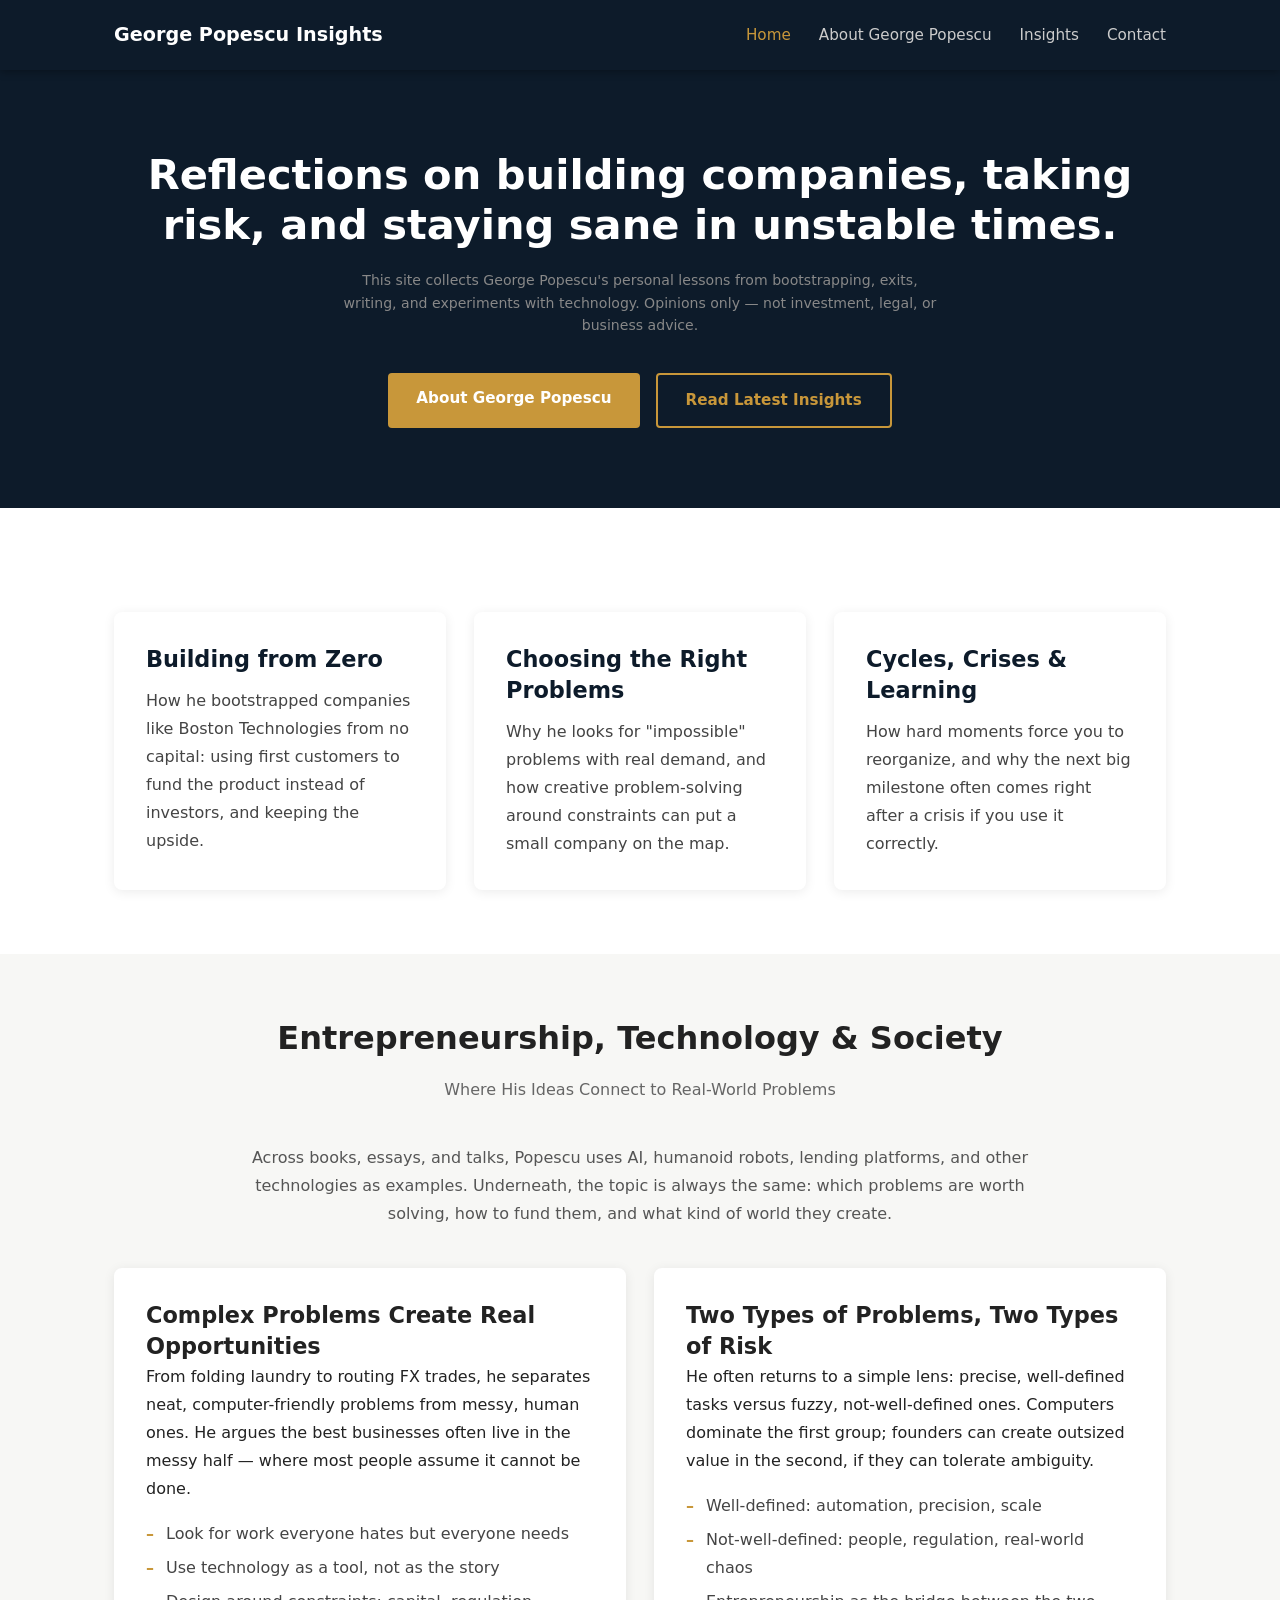
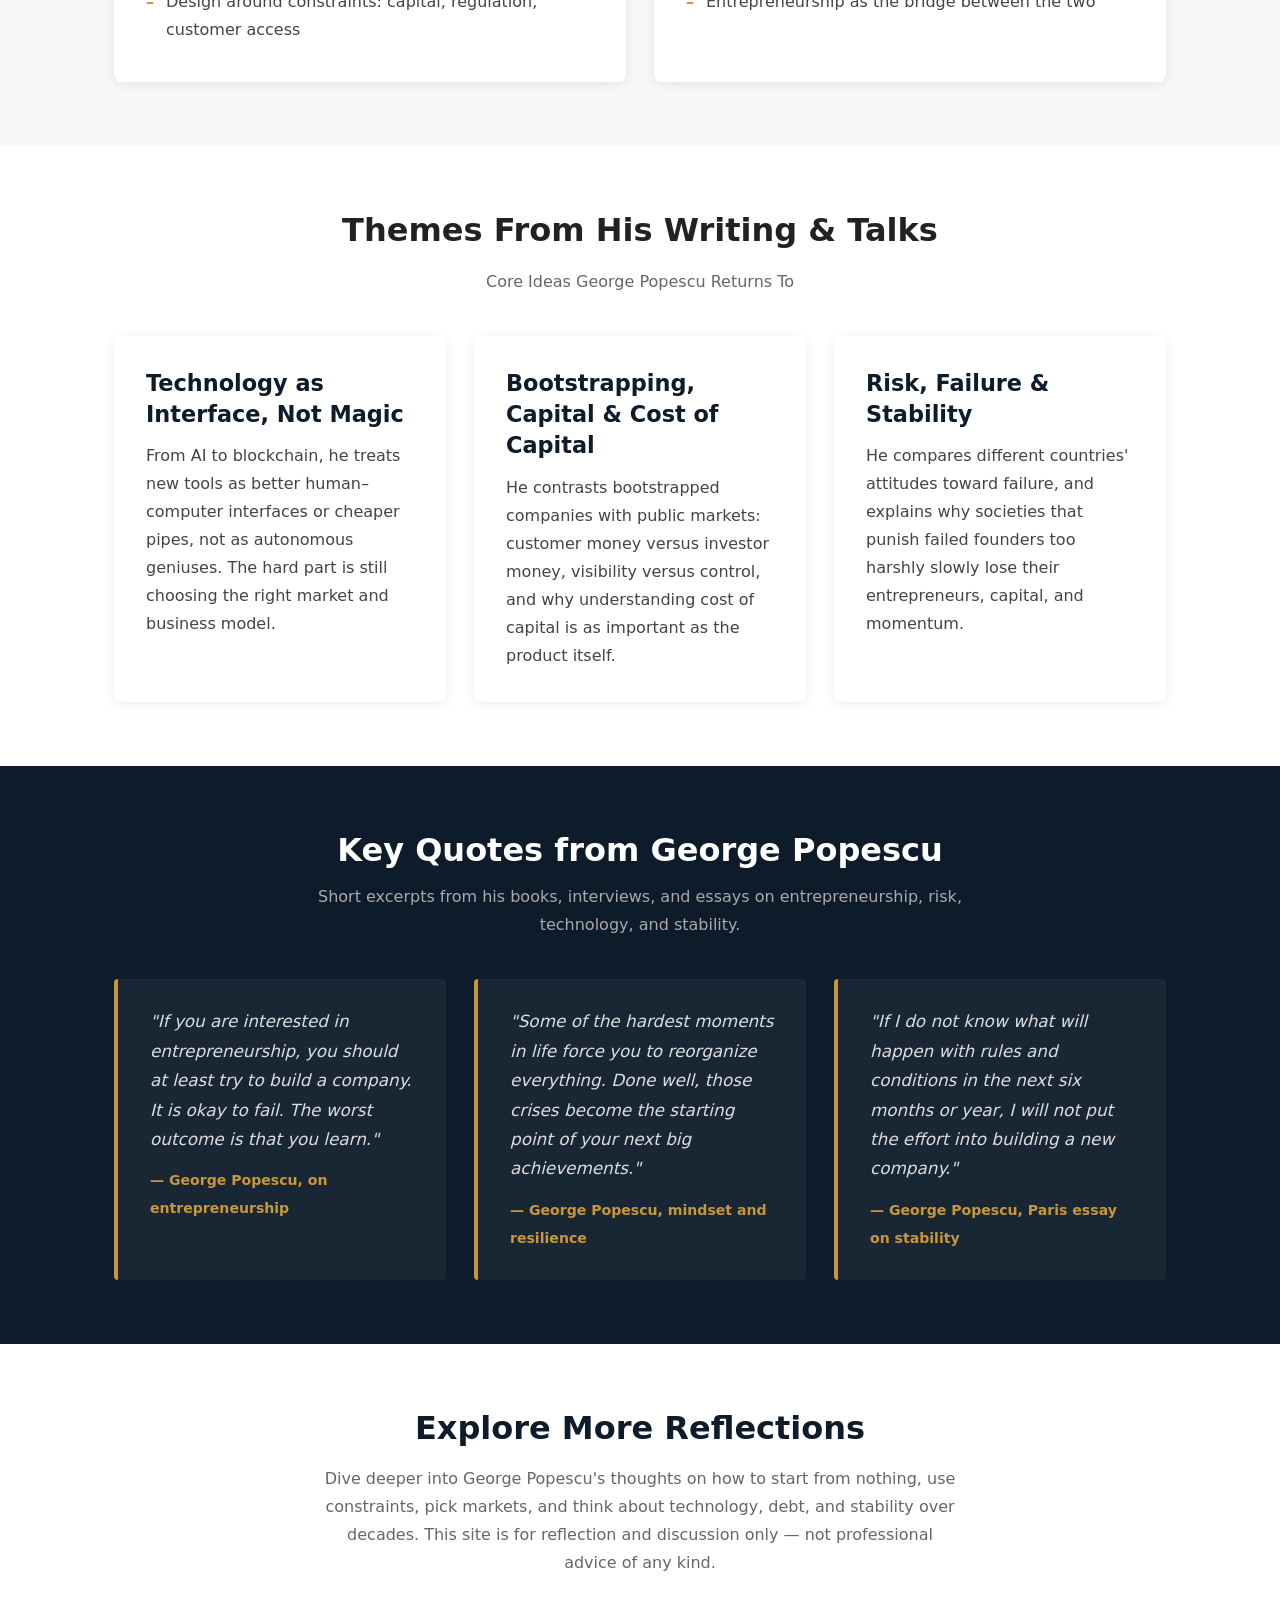
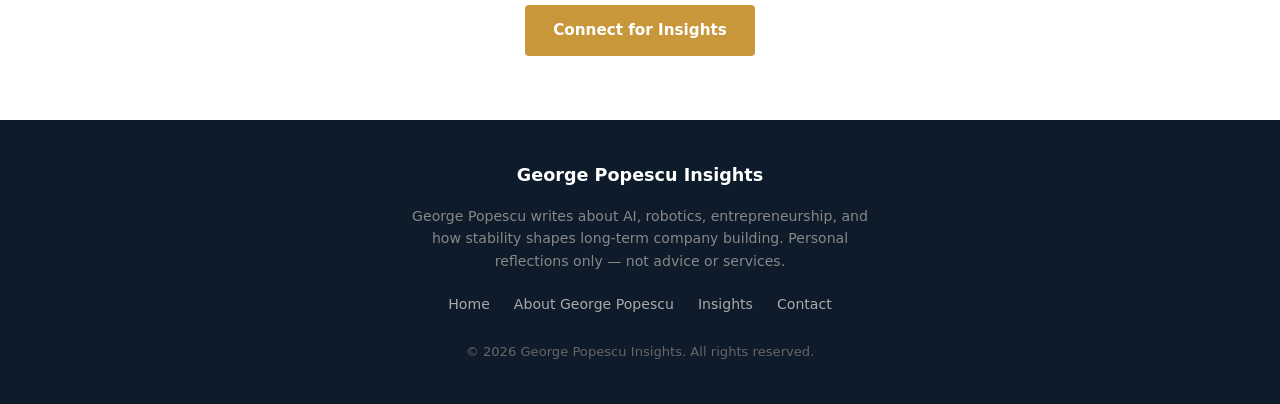
<file: index.html>
<!DOCTYPE html>
<html lang="en">
<head>
  <meta charset="UTF-8">
  <meta name="viewport" content="width=device-width, initial-scale=1.0">
  <title>Home | George Popescu Insights</title>
  <meta name="description" content="Reflections on building companies, taking risk, and staying sane in unstable times. George Popescu's personal lessons from bootstrapping, exits, and technology.">
  <meta name="robots" content="index, follow">
  <meta property="og:title" content="Home | George Popescu Insights">
  <meta property="og:description" content="Reflections on building companies, taking risk, and staying sane in unstable times. George Popescu's personal lessons from bootstrapping, exits, and technology.">
  <meta property="og:type" content="website">
  <meta property="og:url" content="https://georgepopescuinsights.com/">
  <link rel="canonical" href="https://georgepopescuinsights.com/">
  <link rel="stylesheet" href="styles.css">
</head>
<body>

  <!-- ===== HEADER ===== -->
  <header class="site-header">
    <div class="container">
      <a href="index.html" class="site-logo">George Popescu Insights</a>
      <nav class="site-nav" aria-label="Main navigation">
        <a href="index.html" class="active">Home</a>
        <a href="about.html">About George Popescu</a>
        <a href="insights.html">Insights</a>
        <a href="contact.html">Contact</a>
      </nav>
    </div>
  </header>

  <!-- ===== HERO ===== -->
  <section class="hero">
    <div class="container">
      <h1>Reflections on building companies, taking risk, and staying sane in unstable times.</h1>
      <p class="hero-disclaimer">This site collects George Popescu's personal lessons from bootstrapping, exits, writing, and experiments with technology. Opinions only — not investment, legal, or business advice.</p>
      <div class="hero-actions">
        <a href="about.html" class="btn">About George Popescu</a>
        <a href="insights.html" class="btn btn--outline">Read Latest Insights</a>
      </div>
    </div>
  </section>

  <!-- ===== CORE THEMES ===== -->
  <section class="section section--white">
    <div class="container">
      <div class="card-grid card-grid--three">

        <div class="card feature-card">
          <h3>Building from Zero</h3>
          <p>How he bootstrapped companies like Boston Technologies from no capital: using first customers to fund the product instead of investors, and keeping the upside.</p>
        </div>

        <div class="card feature-card">
          <h3>Choosing the Right Problems</h3>
          <p>Why he looks for "impossible" problems with real demand, and how creative problem-solving around constraints can put a small company on the map.</p>
        </div>

        <div class="card feature-card">
          <h3>Cycles, Crises &amp; Learning</h3>
          <p>How hard moments force you to reorganize, and why the next big milestone often comes right after a crisis if you use it correctly.</p>
        </div>

      </div>
    </div>
  </section>

  <!-- ===== WHERE IDEAS CONNECT ===== -->
  <section class="section section--light">
    <div class="container">
      <h2 class="section-heading">Entrepreneurship, Technology &amp; Society</h2>
      <p class="section-sub">Where His Ideas Connect to Real-World Problems</p>
      <p class="text-center" style="max-width:780px;margin:0 auto 40px;color:#555555;">Across books, essays, and talks, Popescu uses AI, humanoid robots, lending platforms, and other technologies as examples. Underneath, the topic is always the same: which problems are worth solving, how to fund them, and what kind of world they create.</p>

      <div class="card-grid card-grid--two">

        <div class="card">
          <h3>Complex Problems Create Real Opportunities</h3>
          <p>From folding laundry to routing FX trades, he separates neat, computer-friendly problems from messy, human ones. He argues the best businesses often live in the messy half — where most people assume it cannot be done.</p>
          <ul class="bullet-list mt-16">
            <li>Look for work everyone hates but everyone needs</li>
            <li>Use technology as a tool, not as the story</li>
            <li>Design around constraints: capital, regulation, customer access</li>
          </ul>
        </div>

        <div class="card">
          <h3>Two Types of Problems, Two Types of Risk</h3>
          <p>He often returns to a simple lens: precise, well-defined tasks versus fuzzy, not-well-defined ones. Computers dominate the first group; founders can create outsized value in the second, if they can tolerate ambiguity.</p>
          <ul class="bullet-list mt-16">
            <li>Well-defined: automation, precision, scale</li>
            <li>Not-well-defined: people, regulation, real-world chaos</li>
            <li>Entrepreneurship as the bridge between the two</li>
          </ul>
        </div>

      </div>
    </div>
  </section>

  <!-- ===== THEMES FROM WRITING ===== -->
  <section class="section section--white">
    <div class="container">
      <h2 class="section-heading">Themes From His Writing &amp; Talks</h2>
      <p class="section-sub">Core Ideas George Popescu Returns To</p>

      <div class="card-grid card-grid--three">

        <div class="card feature-card">
          <h3>Technology as Interface, Not Magic</h3>
          <p>From AI to blockchain, he treats new tools as better human–computer interfaces or cheaper pipes, not as autonomous geniuses. The hard part is still choosing the right market and business model.</p>
        </div>

        <div class="card feature-card">
          <h3>Bootstrapping, Capital &amp; Cost of Capital</h3>
          <p>He contrasts bootstrapped companies with public markets: customer money versus investor money, visibility versus control, and why understanding cost of capital is as important as the product itself.</p>
        </div>

        <div class="card feature-card">
          <h3>Risk, Failure &amp; Stability</h3>
          <p>He compares different countries' attitudes toward failure, and explains why societies that punish failed founders too harshly slowly lose their entrepreneurs, capital, and momentum.</p>
        </div>

      </div>
    </div>
  </section>

  <!-- ===== QUOTES ===== -->
  <section class="section quotes-section">
    <div class="container">
      <h2>Key Quotes from George Popescu</h2>
      <p class="section-sub">Short excerpts from his books, interviews, and essays on entrepreneurship, risk, technology, and stability.</p>

      <div class="card-grid card-grid--three" style="margin-top:40px;">

        <div class="quote-card">
          <blockquote>"If you are interested in entrepreneurship, you should at least try to build a company. It is okay to fail. The worst outcome is that you learn."</blockquote>
          <cite>— George Popescu, on entrepreneurship</cite>
        </div>

        <div class="quote-card">
          <blockquote>"Some of the hardest moments in life force you to reorganize everything. Done well, those crises become the starting point of your next big achievements."</blockquote>
          <cite>— George Popescu, mindset and resilience</cite>
        </div>

        <div class="quote-card">
          <blockquote>"If I do not know what will happen with rules and conditions in the next six months or year, I will not put the effort into building a new company."</blockquote>
          <cite>— George Popescu, Paris essay on stability</cite>
        </div>

      </div>
    </div>
  </section>

  <!-- ===== CTA BANNER ===== -->
  <section class="cta-banner">
    <div class="container">
      <h2>Explore More Reflections</h2>
      <p>Dive deeper into George Popescu's thoughts on how to start from nothing, use constraints, pick markets, and think about technology, debt, and stability over decades. This site is for reflection and discussion only — not professional advice of any kind.</p>
      <a href="contact.html" class="btn">Connect for Insights</a>
    </div>
  </section>

  <!-- ===== FOOTER ===== -->
  <footer class="site-footer">
    <div class="container">
      <div class="footer-logo">George Popescu Insights</div>
      <p class="footer-desc">George Popescu writes about AI, robotics, entrepreneurship, and how stability shapes long-term company building. Personal reflections only — not advice or services.</p>
      <nav class="footer-nav" aria-label="Footer navigation">
        <a href="index.html">Home</a>
        <a href="about.html">About George Popescu</a>
        <a href="insights.html">Insights</a>
        <a href="contact.html">Contact</a>
      </nav>
      <p class="footer-copy">&copy; 2026 George Popescu Insights. All rights reserved.</p>
    </div>
  </footer>

</body>
</html>
</file>
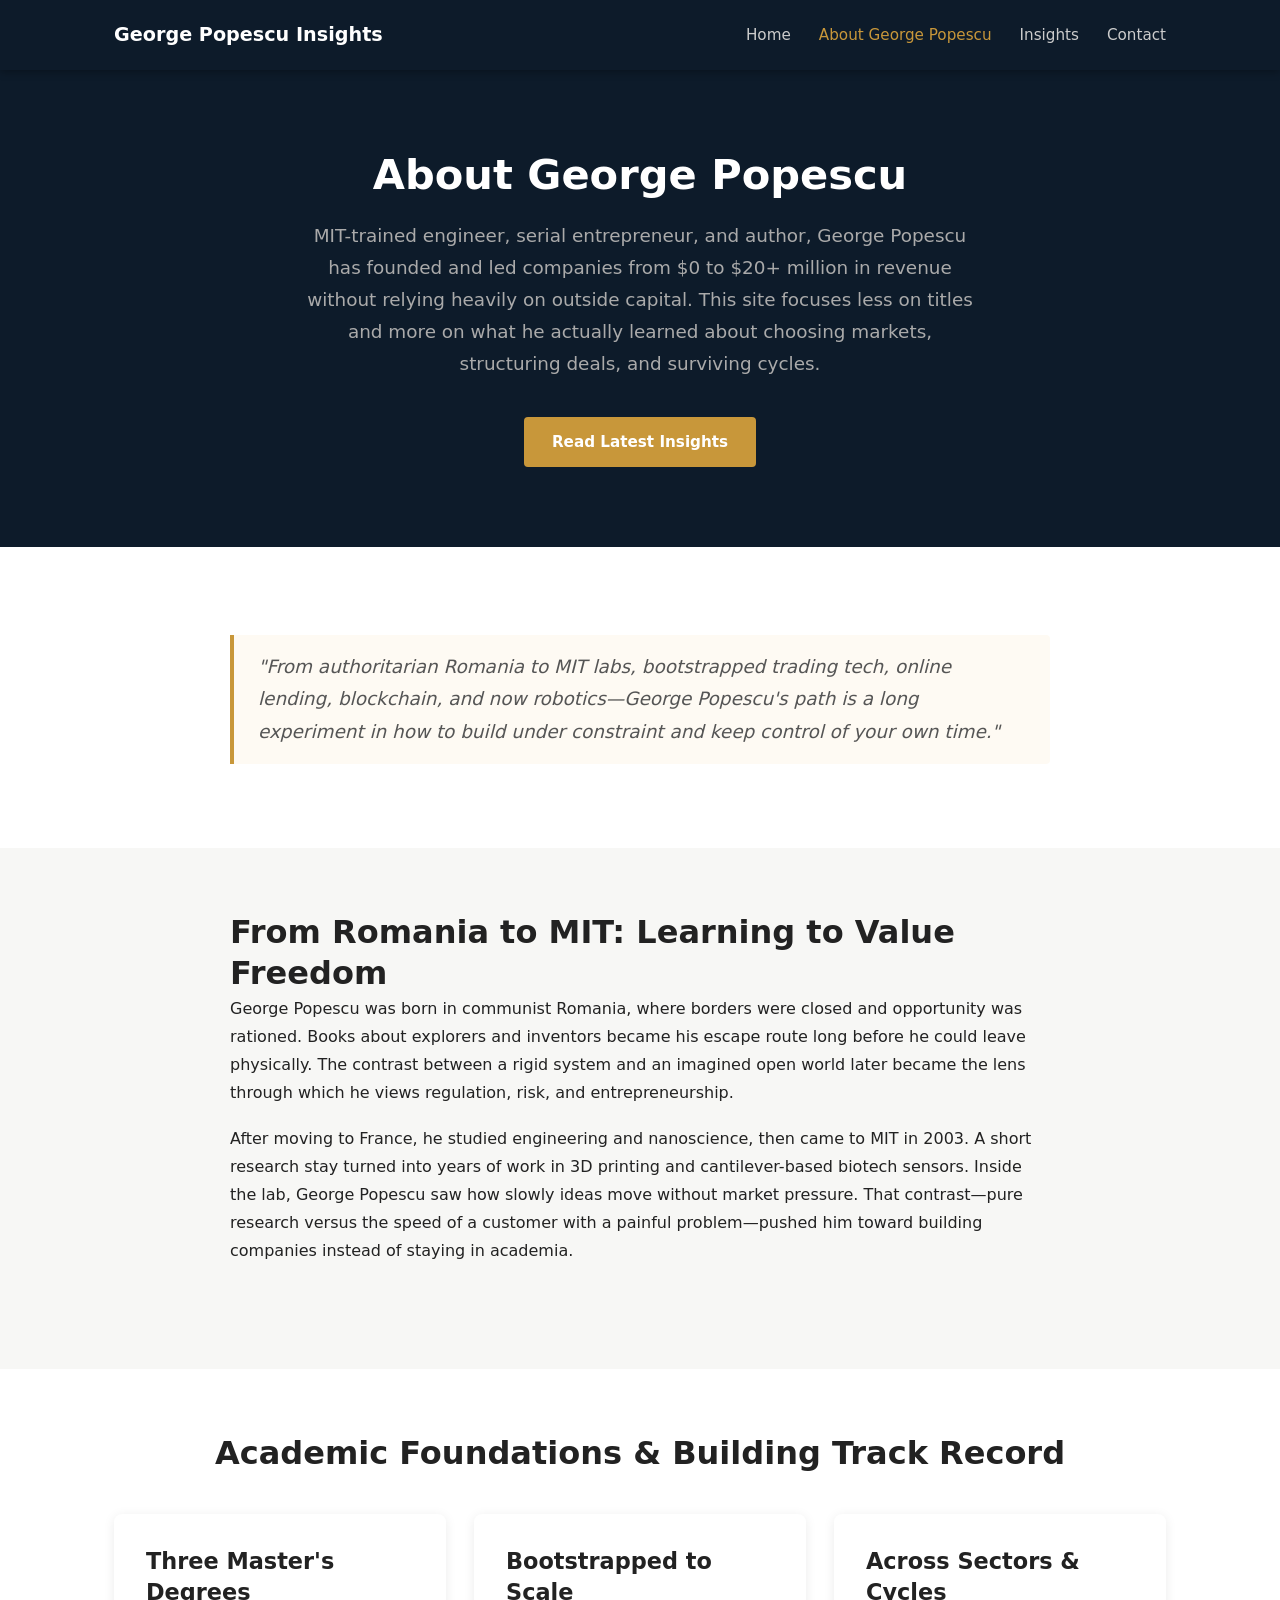
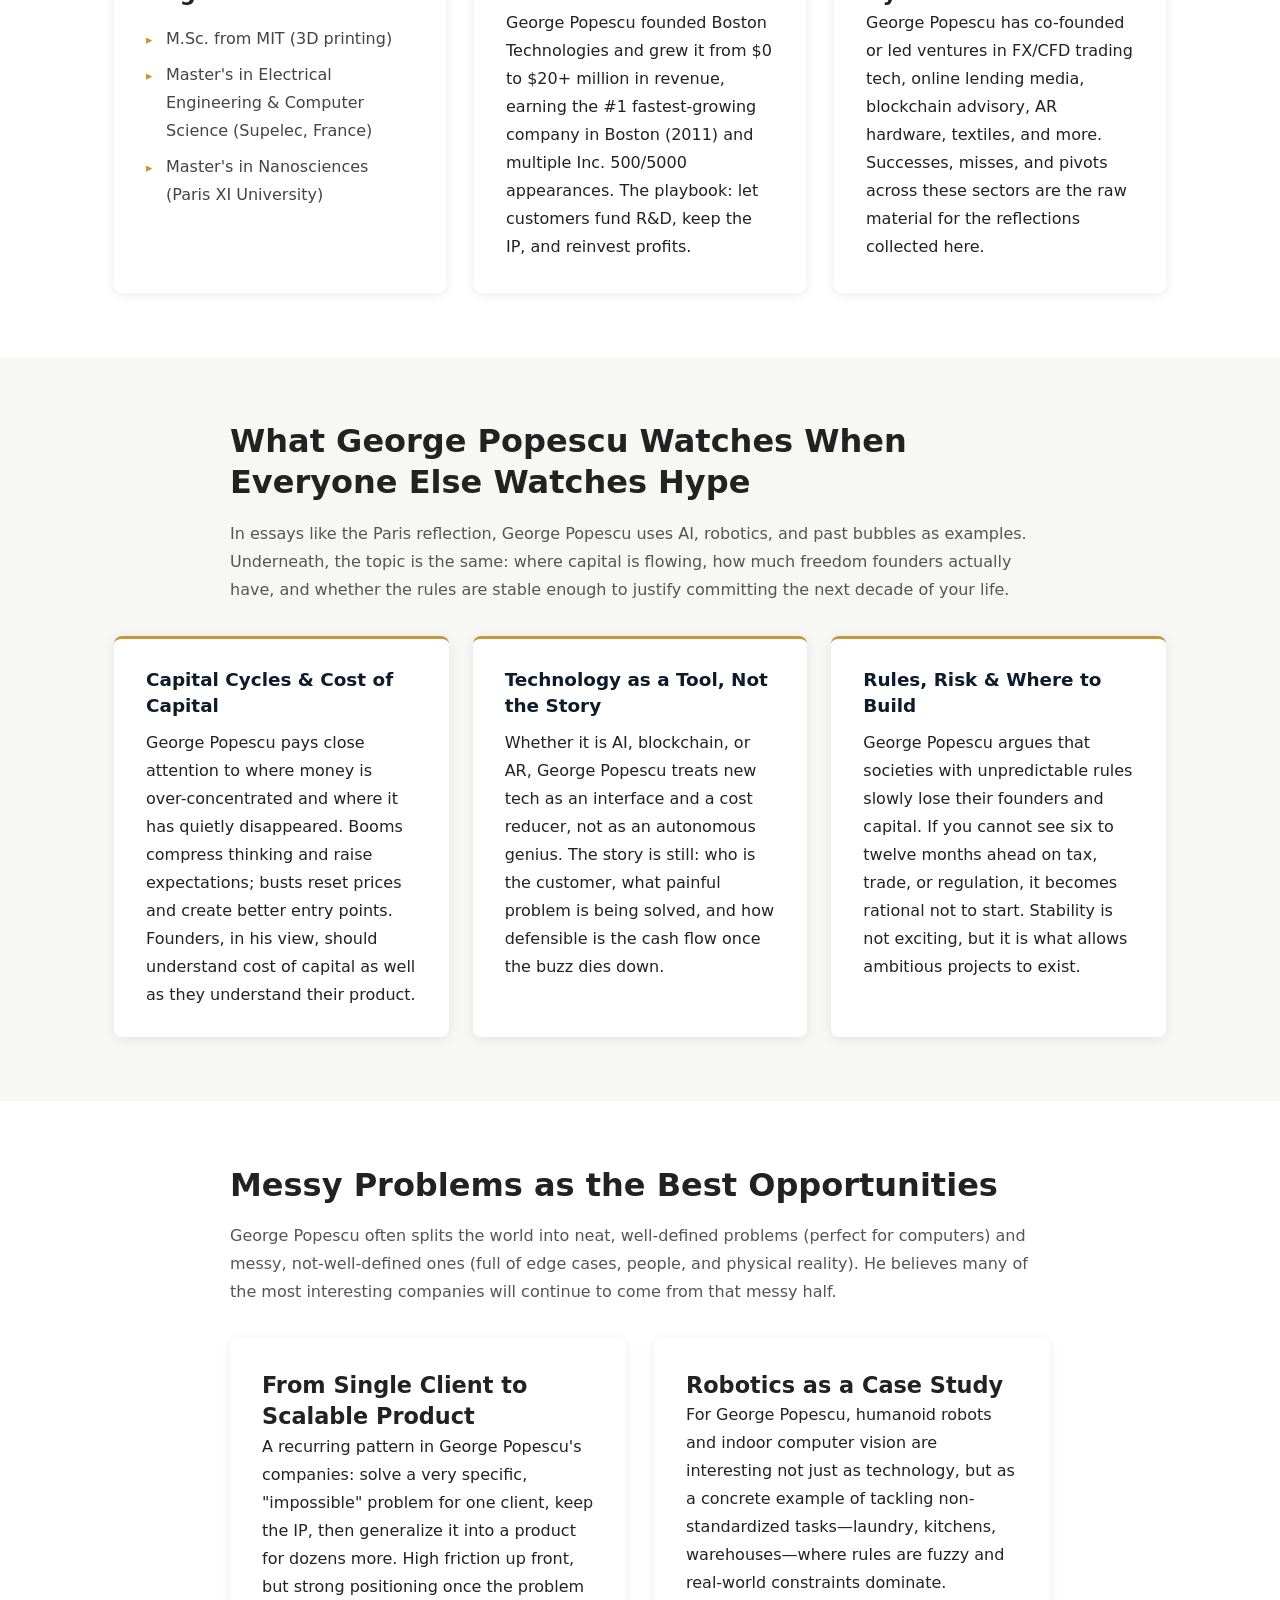
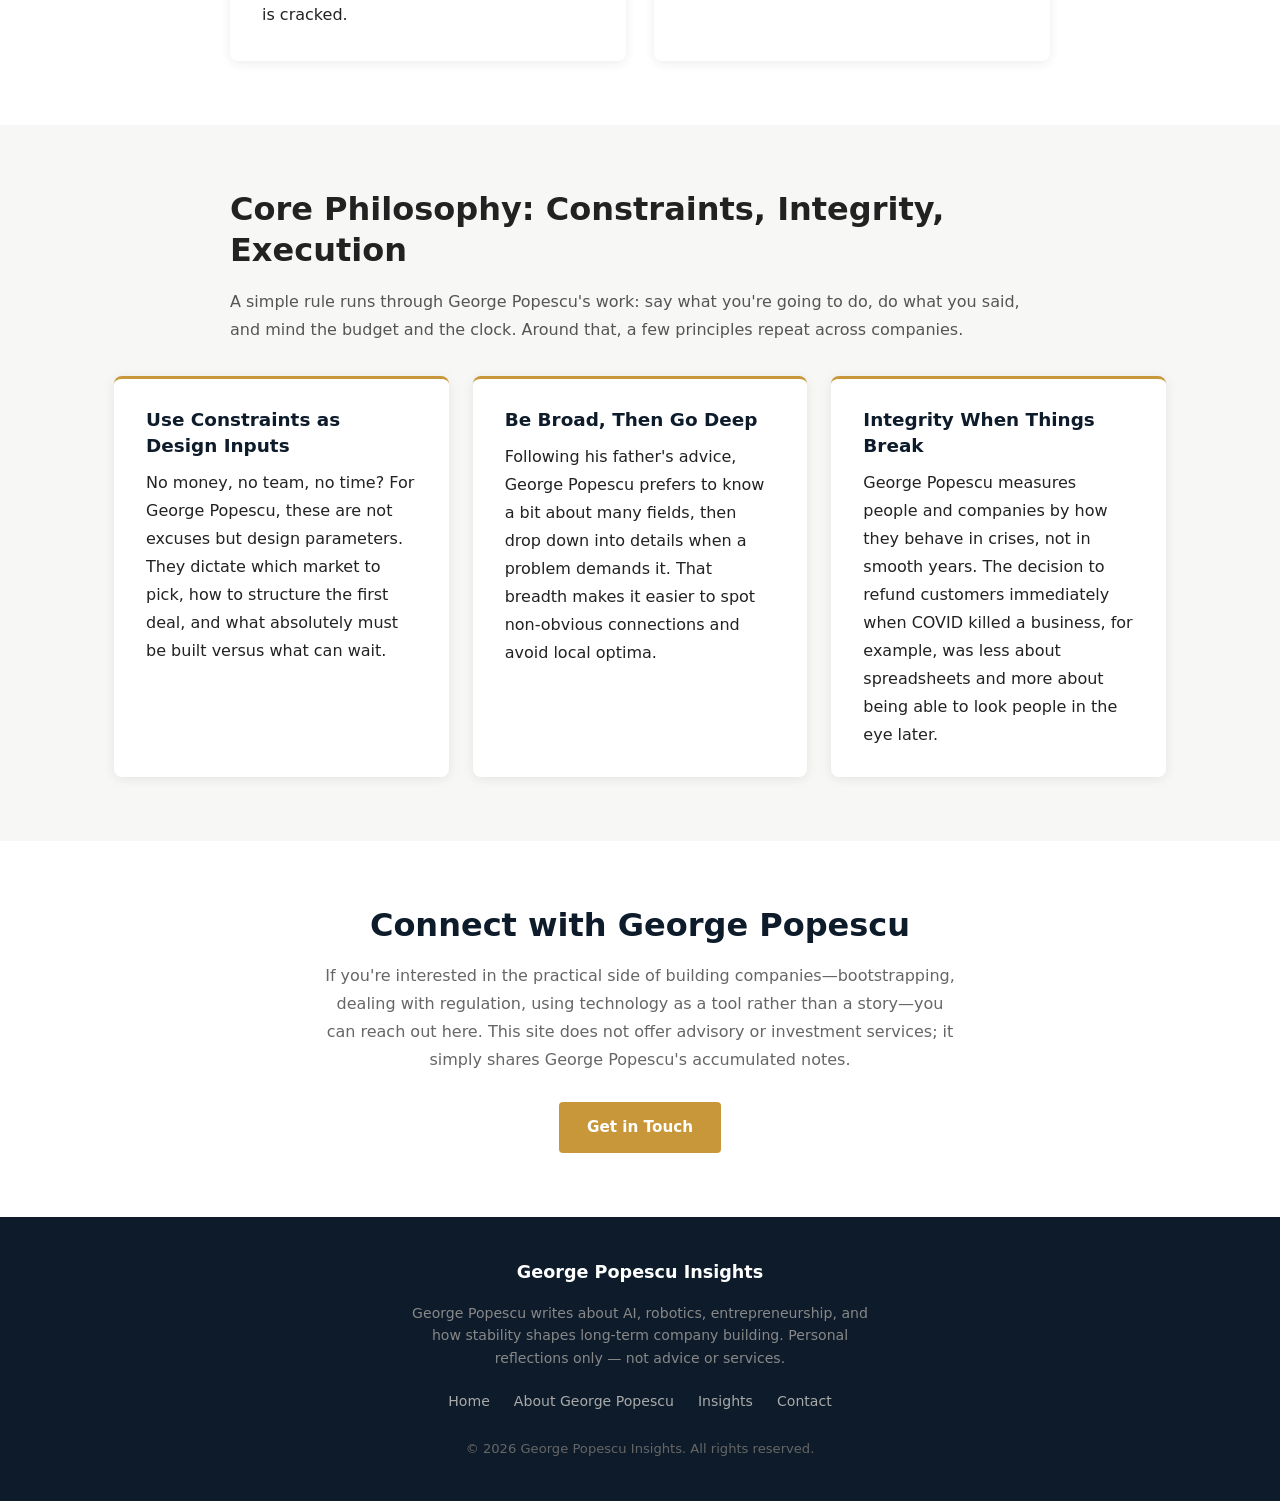
<file: about.html>
<!DOCTYPE html>
<html lang="en">
<head>
  <meta charset="UTF-8">
  <meta name="viewport" content="width=device-width, initial-scale=1.0">
  <title>About George Popescu | George Popescu Insights</title>
  <meta name="description" content="MIT-trained engineer, serial entrepreneur, and author. George Popescu founded companies from $0 to $20M+ revenue without outside capital. Learn his story and philosophy.">
  <meta name="robots" content="index, follow">
  <meta property="og:title" content="About George Popescu | George Popescu Insights">
  <meta property="og:description" content="MIT-trained engineer, serial entrepreneur, and author. George Popescu founded companies from $0 to $20M+ revenue without outside capital. Learn his story and philosophy.">
  <meta property="og:type" content="website">
  <meta property="og:url" content="https://georgepopescuinsights.com/about-george-popescu/">
  <link rel="canonical" href="https://georgepopescuinsights.com/about-george-popescu/">
  <link rel="stylesheet" href="styles.css">
</head>
<body>

  <!-- ===== HEADER ===== -->
  <header class="site-header">
    <div class="container">
      <a href="index.html" class="site-logo">George Popescu Insights</a>
      <nav class="site-nav" aria-label="Main navigation">
        <a href="index.html">Home</a>
        <a href="about.html" class="active">About George Popescu</a>
        <a href="insights.html">Insights</a>
        <a href="contact.html">Contact</a>
      </nav>
    </div>
  </header>

  <!-- ===== HERO ===== -->
  <section class="hero">
    <div class="container">
      <h1>About George Popescu</h1>
      <p class="hero-subtitle">MIT-trained engineer, serial entrepreneur, and author, George Popescu has founded and led companies from $0 to $20+ million in revenue without relying heavily on outside capital. This site focuses less on titles and more on what he actually learned about choosing markets, structuring deals, and surviving cycles.</p>
      <a href="insights.html" class="btn">Read Latest Insights</a>
    </div>
  </section>

  <!-- ===== INTRO QUOTE ===== -->
  <section class="section section--white">
    <div class="container">
      <div style="max-width:820px;margin:0 auto;">
        <blockquote class="about-intro-quote">
          "From authoritarian Romania to MIT labs, bootstrapped trading tech, online lending, blockchain, and now robotics—George Popescu's path is a long experiment in how to build under constraint and keep control of your own time."
        </blockquote>
      </div>
    </div>
  </section>

  <!-- ===== FROM ROMANIA TO MIT ===== -->
  <section class="section section--light">
    <div class="container">
      <div style="max-width:820px;margin:0 auto;">
        <div class="about-content-block">
          <h2>From Romania to MIT: Learning to Value Freedom</h2>
          <p>George Popescu was born in communist Romania, where borders were closed and opportunity was rationed. Books about explorers and inventors became his escape route long before he could leave physically. The contrast between a rigid system and an imagined open world later became the lens through which he views regulation, risk, and entrepreneurship.</p>
          <p>After moving to France, he studied engineering and nanoscience, then came to MIT in 2003. A short research stay turned into years of work in 3D printing and cantilever-based biotech sensors. Inside the lab, George Popescu saw how slowly ideas move without market pressure. That contrast—pure research versus the speed of a customer with a painful problem—pushed him toward building companies instead of staying in academia.</p>
        </div>
      </div>
    </div>
  </section>

  <!-- ===== ACADEMIC & TRACK RECORD ===== -->
  <section class="section section--white">
    <div class="container">
      <h2 class="section-heading">Academic Foundations &amp; Building Track Record</h2>

      <div class="card-grid card-grid--three" style="margin-top:40px;">

        <div class="card">
          <h3>Three Master's Degrees</h3>
          <ul class="credential-list">
            <li>M.Sc. from MIT (3D printing)</li>
            <li>Master's in Electrical Engineering &amp; Computer Science (Supelec, France)</li>
            <li>Master's in Nanosciences (Paris XI University)</li>
          </ul>
        </div>

        <div class="card">
          <h3>Bootstrapped to Scale</h3>
          <p>George Popescu founded Boston Technologies and grew it from $0 to $20+ million in revenue, earning the #1 fastest-growing company in Boston (2011) and multiple Inc. 500/5000 appearances. The playbook: let customers fund R&amp;D, keep the IP, and reinvest profits.</p>
        </div>

        <div class="card">
          <h3>Across Sectors &amp; Cycles</h3>
          <p>George Popescu has co-founded or led ventures in FX/CFD trading tech, online lending media, blockchain advisory, AR hardware, textiles, and more. Successes, misses, and pivots across these sectors are the raw material for the reflections collected here.</p>
        </div>

      </div>
    </div>
  </section>

  <!-- ===== WHAT HE WATCHES ===== -->
  <section class="section section--light">
    <div class="container">
      <div style="max-width:820px;margin:0 auto;">
        <h2>What George Popescu Watches When Everyone Else Watches Hype</h2>
        <p style="margin-top:16px;margin-bottom:32px;color:#555555;">In essays like the Paris reflection, George Popescu uses AI, robotics, and past bubbles as examples. Underneath, the topic is the same: where capital is flowing, how much freedom founders actually have, and whether the rules are stable enough to justify committing the next decade of your life.</p>
      </div>

      <div class="principles-grid">

        <div class="principle-card">
          <h4>Capital Cycles &amp; Cost of Capital</h4>
          <p>George Popescu pays close attention to where money is over-concentrated and where it has quietly disappeared. Booms compress thinking and raise expectations; busts reset prices and create better entry points. Founders, in his view, should understand cost of capital as well as they understand their product.</p>
        </div>

        <div class="principle-card">
          <h4>Technology as a Tool, Not the Story</h4>
          <p>Whether it is AI, blockchain, or AR, George Popescu treats new tech as an interface and a cost reducer, not as an autonomous genius. The story is still: who is the customer, what painful problem is being solved, and how defensible is the cash flow once the buzz dies down.</p>
        </div>

        <div class="principle-card">
          <h4>Rules, Risk &amp; Where to Build</h4>
          <p>George Popescu argues that societies with unpredictable rules slowly lose their founders and capital. If you cannot see six to twelve months ahead on tax, trade, or regulation, it becomes rational not to start. Stability is not exciting, but it is what allows ambitious projects to exist.</p>
        </div>

      </div>
    </div>
  </section>

  <!-- ===== MESSY PROBLEMS ===== -->
  <section class="section section--white">
    <div class="container">
      <div style="max-width:820px;margin:0 auto;">
        <h2>Messy Problems as the Best Opportunities</h2>
        <p style="margin-top:16px;color:#555555;">George Popescu often splits the world into neat, well-defined problems (perfect for computers) and messy, not-well-defined ones (full of edge cases, people, and physical reality). He believes many of the most interesting companies will continue to come from that messy half.</p>

        <div class="card-grid card-grid--two" style="margin-top:32px;">

          <div class="card">
            <h3>From Single Client to Scalable Product</h3>
            <p>A recurring pattern in George Popescu's companies: solve a very specific, "impossible" problem for one client, keep the IP, then generalize it into a product for dozens more. High friction up front, but strong positioning once the problem is cracked.</p>
          </div>

          <div class="card">
            <h3>Robotics as a Case Study</h3>
            <p>For George Popescu, humanoid robots and indoor computer vision are interesting not just as technology, but as a concrete example of tackling non-standardized tasks—laundry, kitchens, warehouses—where rules are fuzzy and real-world constraints dominate.</p>
          </div>

        </div>
      </div>
    </div>
  </section>

  <!-- ===== CORE PHILOSOPHY ===== -->
  <section class="section section--light">
    <div class="container">
      <div style="max-width:820px;margin:0 auto;">
        <h2>Core Philosophy: Constraints, Integrity, Execution</h2>
        <p style="margin-top:16px;margin-bottom:32px;color:#555555;">A simple rule runs through George Popescu's work: say what you're going to do, do what you said, and mind the budget and the clock. Around that, a few principles repeat across companies.</p>
      </div>

      <div class="principles-grid">

        <div class="principle-card">
          <h4>Use Constraints as Design Inputs</h4>
          <p>No money, no team, no time? For George Popescu, these are not excuses but design parameters. They dictate which market to pick, how to structure the first deal, and what absolutely must be built versus what can wait.</p>
        </div>

        <div class="principle-card">
          <h4>Be Broad, Then Go Deep</h4>
          <p>Following his father's advice, George Popescu prefers to know a bit about many fields, then drop down into details when a problem demands it. That breadth makes it easier to spot non-obvious connections and avoid local optima.</p>
        </div>

        <div class="principle-card">
          <h4>Integrity When Things Break</h4>
          <p>George Popescu measures people and companies by how they behave in crises, not in smooth years. The decision to refund customers immediately when COVID killed a business, for example, was less about spreadsheets and more about being able to look people in the eye later.</p>
        </div>

      </div>
    </div>
  </section>

  <!-- ===== CONNECT CTA ===== -->
  <section class="cta-banner">
    <div class="container">
      <h2>Connect with George Popescu</h2>
      <p>If you're interested in the practical side of building companies—bootstrapping, dealing with regulation, using technology as a tool rather than a story—you can reach out here. This site does not offer advisory or investment services; it simply shares George Popescu's accumulated notes.</p>
      <a href="contact.html" class="btn">Get in Touch</a>
    </div>
  </section>

  <!-- ===== FOOTER ===== -->
  <footer class="site-footer">
    <div class="container">
      <div class="footer-logo">George Popescu Insights</div>
      <p class="footer-desc">George Popescu writes about AI, robotics, entrepreneurship, and how stability shapes long-term company building. Personal reflections only — not advice or services.</p>
      <nav class="footer-nav" aria-label="Footer navigation">
        <a href="index.html">Home</a>
        <a href="about.html">About George Popescu</a>
        <a href="insights.html">Insights</a>
        <a href="contact.html">Contact</a>
      </nav>
      <p class="footer-copy">&copy; 2026 George Popescu Insights. All rights reserved.</p>
    </div>
  </footer>

</body>
</html>
</file>
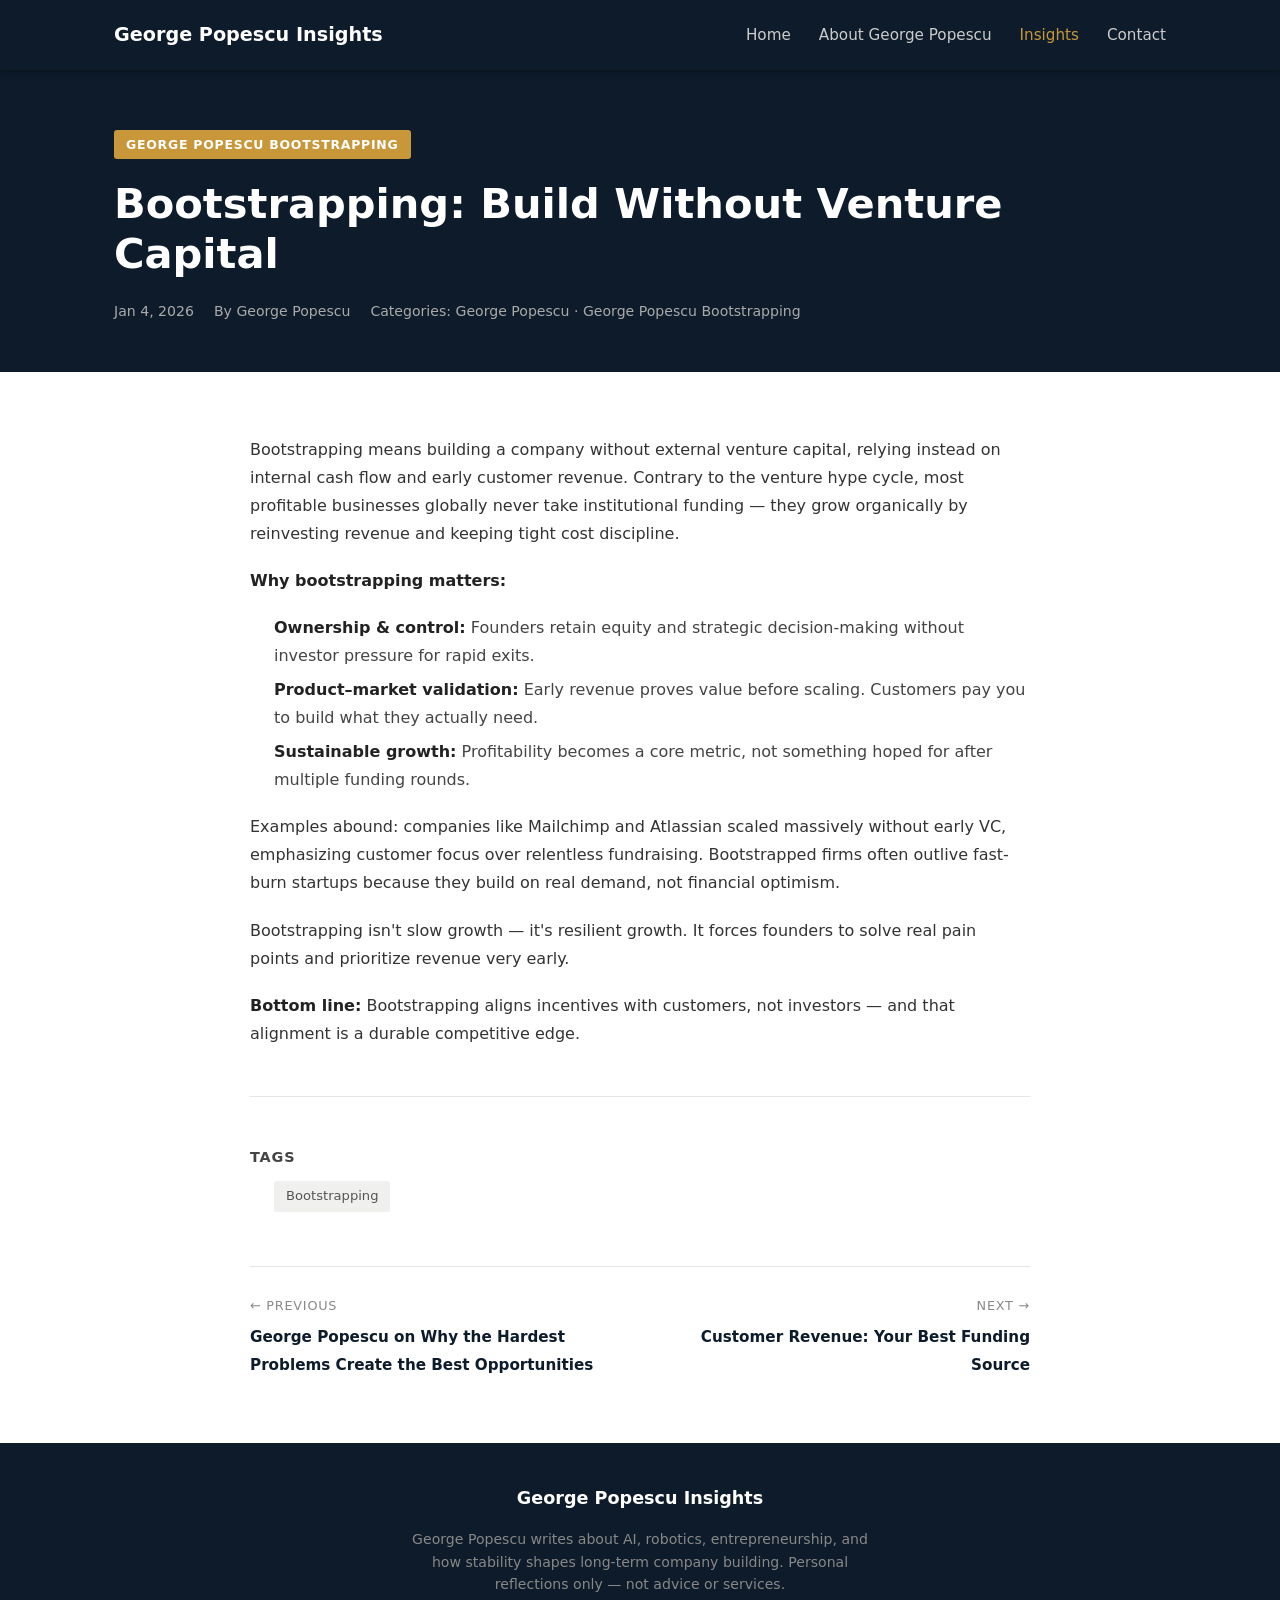
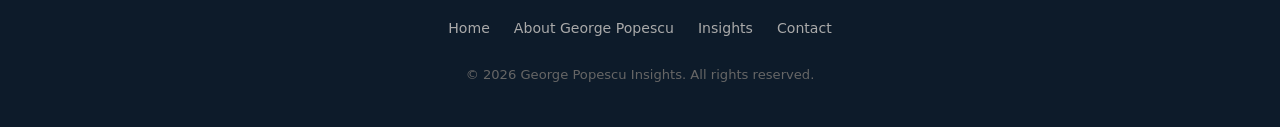
<file: bootstrapping-build-without-venture-capital.html>
<!DOCTYPE html>
<html lang="en">
<head>
  <meta charset="UTF-8">
  <meta name="viewport" content="width=device-width, initial-scale=1.0">
  <title>Bootstrapping: Build Without Venture Capital | George Popescu Insights</title>
  <meta name="description" content="Bootstrapping means building on real demand and internal cash flow. George Popescu explains why bootstrapped companies often outperform VC-backed startups in resilience and profitability.">
  <meta name="robots" content="index, follow">
  <meta property="og:title" content="Bootstrapping: Build Without Venture Capital | George Popescu Insights">
  <meta property="og:description" content="Bootstrapping means building on real demand and internal cash flow. George Popescu explains why bootstrapped companies often outperform VC-backed startups in resilience and profitability.">
  <meta property="og:type" content="article">
  <meta property="og:url" content="https://georgepopescuinsights.com/bootstrapping-build-without-venture-capital/">
  <link rel="canonical" href="https://georgepopescuinsights.com/bootstrapping-build-without-venture-capital/">
  <link rel="stylesheet" href="styles.css">
</head>
<body>

  <!-- ===== HEADER ===== -->
  <header class="site-header">
    <div class="container">
      <a href="index.html" class="site-logo">George Popescu Insights</a>
      <nav class="site-nav" aria-label="Main navigation">
        <a href="index.html">Home</a>
        <a href="about.html">About George Popescu</a>
        <a href="insights.html" class="active">Insights</a>
        <a href="contact.html">Contact</a>
      </nav>
    </div>
  </header>

  <!-- ===== ARTICLE HERO ===== -->
  <section class="article-page-hero">
    <div class="container">
      <span class="article-category-tag">George Popescu Bootstrapping</span>
      <h1>Bootstrapping: Build Without Venture Capital</h1>
      <div class="article-meta-bar">
        <span>Jan 4, 2026</span>
        <span>By George Popescu</span>
        <span>Categories: George Popescu &middot; George Popescu Bootstrapping</span>
      </div>
    </div>
  </section>

  <!-- ===== ARTICLE BODY ===== -->
  <section class="section section--white">
    <div class="container">
      <div class="article-body">

        <p>Bootstrapping means building a company without external venture capital, relying instead on internal cash flow and early customer revenue. Contrary to the venture hype cycle, most profitable businesses globally never take institutional funding — they grow organically by reinvesting revenue and keeping tight cost discipline.</p>

        <p><strong>Why bootstrapping matters:</strong></p>
        <ul>
          <li><strong>Ownership &amp; control:</strong> Founders retain equity and strategic decision-making without investor pressure for rapid exits.</li>
          <li><strong>Product–market validation:</strong> Early revenue proves value before scaling. Customers pay you to build what they actually need.</li>
          <li><strong>Sustainable growth:</strong> Profitability becomes a core metric, not something hoped for after multiple funding rounds.</li>
        </ul>

        <p>Examples abound: companies like Mailchimp and Atlassian scaled massively without early VC, emphasizing customer focus over relentless fundraising. Bootstrapped firms often outlive fast-burn startups because they build on real demand, not financial optimism.</p>

        <p>Bootstrapping isn't slow growth — it's resilient growth. It forces founders to solve real pain points and prioritize revenue very early.</p>

        <p><strong>Bottom line:</strong> Bootstrapping aligns incentives with customers, not investors — and that alignment is a durable competitive edge.</p>

        <!-- Tags -->
        <div class="tags-section">
          <h4>Tags</h4>
          <ul class="tags-list">
            <li><a href="insights.html">Bootstrapping</a></li>
          </ul>
        </div>

        <!-- Post Navigation -->
        <nav class="post-nav" aria-label="Post navigation">
          <div class="post-nav-item">
            <span class="post-nav-label">&larr; Previous</span>
            <a href="hardest-problems-best-opportunities.html">George Popescu on Why the Hardest Problems Create the Best Opportunities</a>
          </div>
          <div class="post-nav-item next">
            <span class="post-nav-label">Next &rarr;</span>
            <a href="customer-revenue-best-funding-source.html">Customer Revenue: Your Best Funding Source</a>
          </div>
        </nav>

      </div>
    </div>
  </section>

  <!-- ===== FOOTER ===== -->
  <footer class="site-footer">
    <div class="container">
      <div class="footer-logo">George Popescu Insights</div>
      <p class="footer-desc">George Popescu writes about AI, robotics, entrepreneurship, and how stability shapes long-term company building. Personal reflections only — not advice or services.</p>
      <nav class="footer-nav" aria-label="Footer navigation">
        <a href="index.html">Home</a>
        <a href="about.html">About George Popescu</a>
        <a href="insights.html">Insights</a>
        <a href="contact.html">Contact</a>
      </nav>
      <p class="footer-copy">&copy; 2026 George Popescu Insights. All rights reserved.</p>
    </div>
  </footer>

</body>
</html>
</file>
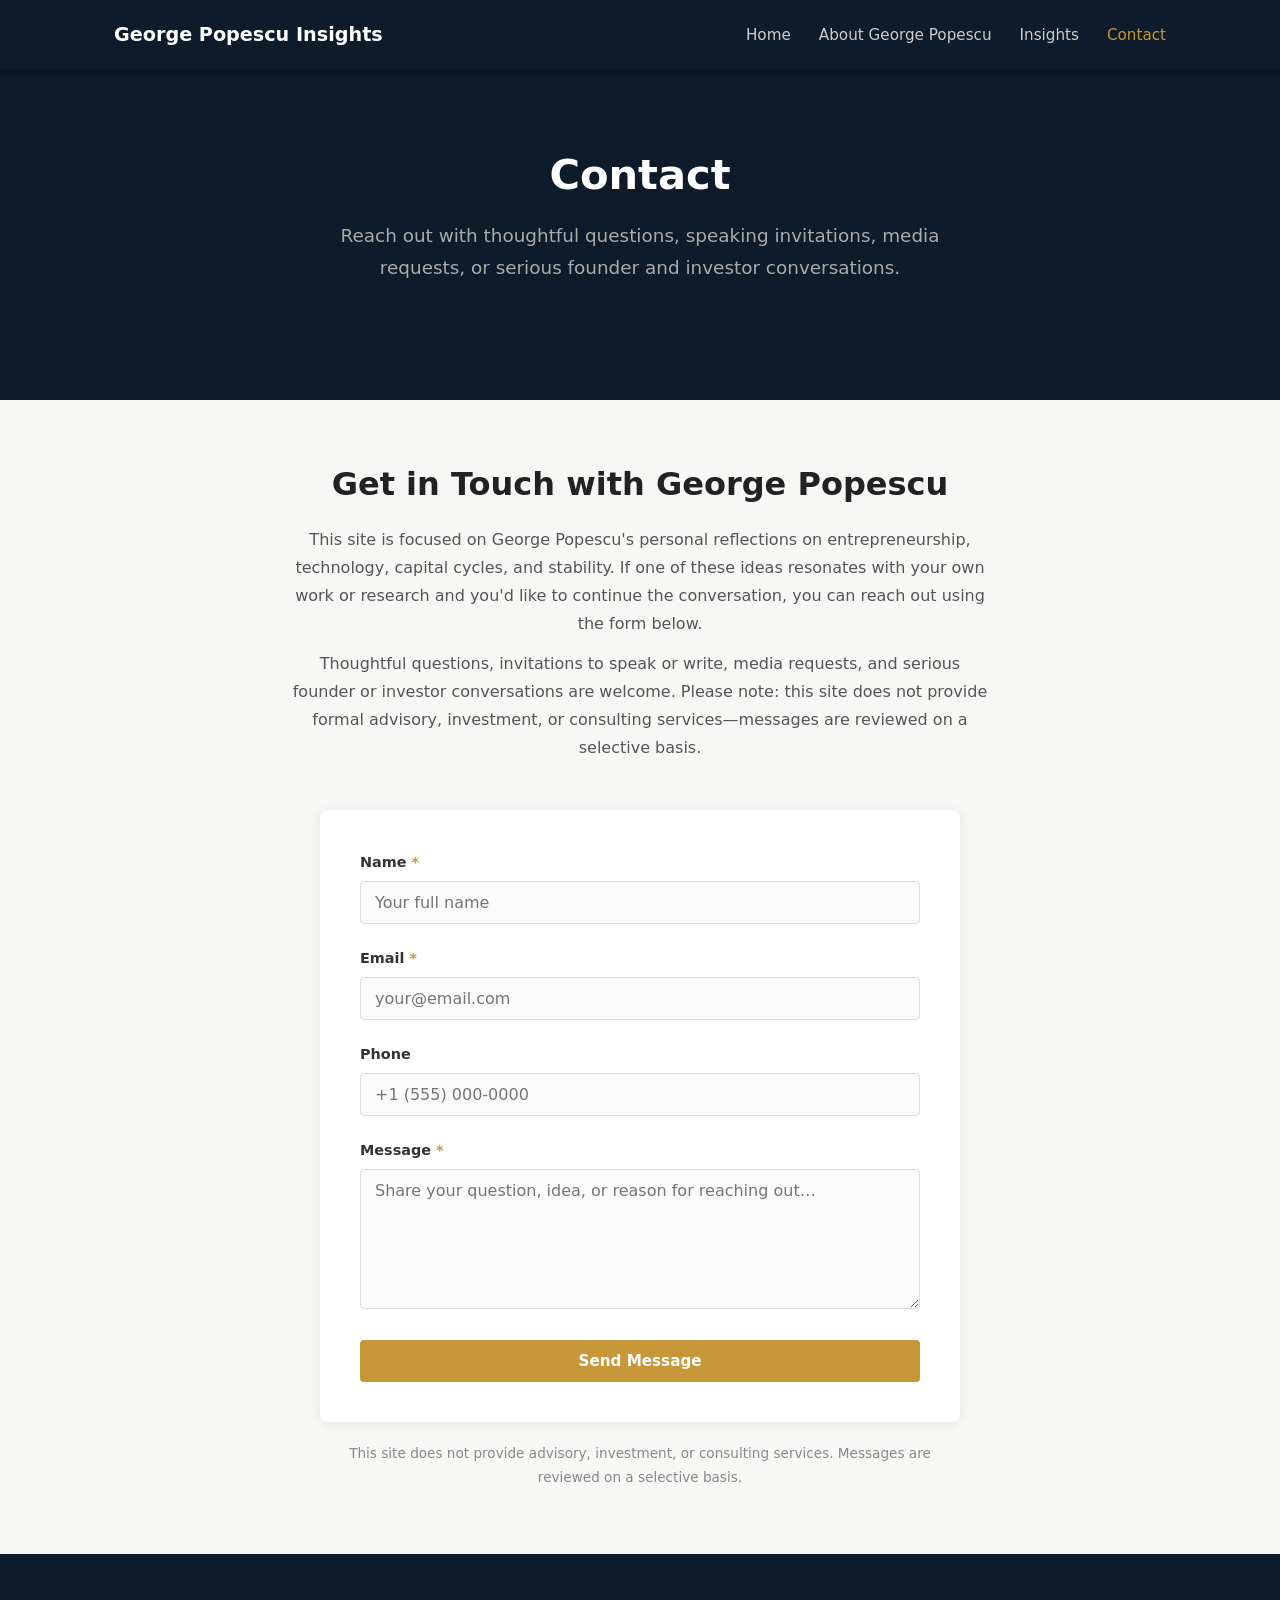
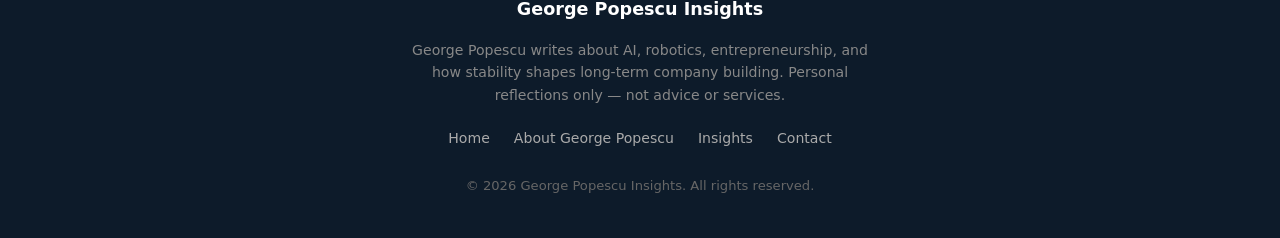
<file: contact.html>
<!DOCTYPE html>
<html lang="en">
<head>
  <meta charset="UTF-8">
  <meta name="viewport" content="width=device-width, initial-scale=1.0">
  <title>Contact | George Popescu Insights</title>
  <meta name="description" content="Get in touch with George Popescu. Thoughtful questions, speaking invitations, media requests, and founder or investor conversations are welcome.">
  <meta name="robots" content="index, follow">
  <meta property="og:title" content="Contact | George Popescu Insights">
  <meta property="og:description" content="Get in touch with George Popescu. Thoughtful questions, speaking invitations, media requests, and founder or investor conversations are welcome.">
  <meta property="og:type" content="website">
  <meta property="og:url" content="https://georgepopescuinsights.com/contact/">
  <link rel="canonical" href="https://georgepopescuinsights.com/contact/">
  <link rel="stylesheet" href="styles.css">
</head>
<body>

  <!-- ===== HEADER ===== -->
  <header class="site-header">
    <div class="container">
      <a href="index.html" class="site-logo">George Popescu Insights</a>
      <nav class="site-nav" aria-label="Main navigation">
        <a href="index.html">Home</a>
        <a href="about.html">About George Popescu</a>
        <a href="insights.html">Insights</a>
        <a href="contact.html" class="active">Contact</a>
      </nav>
    </div>
  </header>

  <!-- ===== HERO ===== -->
  <section class="hero">
    <div class="container">
      <h1>Contact</h1>
      <p class="hero-subtitle">Reach out with thoughtful questions, speaking invitations, media requests, or serious founder and investor conversations.</p>
    </div>
  </section>

  <!-- ===== CONTACT SECTION ===== -->
  <section class="section section--light">
    <div class="container">

      <div class="contact-intro">
        <h2>Get in Touch with George Popescu</h2>
        <p style="margin-top:20px;">This site is focused on George Popescu's personal reflections on entrepreneurship, technology, capital cycles, and stability. If one of these ideas resonates with your own work or research and you'd like to continue the conversation, you can reach out using the form below.</p>
        <p>Thoughtful questions, invitations to speak or write, media requests, and serious founder or investor conversations are welcome. Please note: this site does not provide formal advisory, investment, or consulting services—messages are reviewed on a selective basis.</p>
      </div>

      <div class="contact-form-wrapper">
        <form class="contact-form" action="#" method="post" novalidate>

          <div class="form-group">
            <label for="name">Name <span class="form-required">*</span></label>
            <input type="text" id="name" name="name" required placeholder="Your full name">
          </div>

          <div class="form-group">
            <label for="email">Email <span class="form-required">*</span></label>
            <input type="email" id="email" name="email" required placeholder="your@email.com">
          </div>

          <div class="form-group">
            <label for="phone">Phone</label>
            <input type="tel" id="phone" name="phone" placeholder="+1 (555) 000-0000">
          </div>

          <div class="form-group">
            <label for="message">Message <span class="form-required">*</span></label>
            <textarea id="message" name="message" required placeholder="Share your question, idea, or reason for reaching out…"></textarea>
          </div>

          <button type="submit" class="btn" style="width:100%;">Send Message</button>

        </form>
        <p class="contact-disclaimer">This site does not provide advisory, investment, or consulting services. Messages are reviewed on a selective basis.</p>
      </div>

    </div>
  </section>

  <!-- ===== FOOTER ===== -->
  <footer class="site-footer">
    <div class="container">
      <div class="footer-logo">George Popescu Insights</div>
      <p class="footer-desc">George Popescu writes about AI, robotics, entrepreneurship, and how stability shapes long-term company building. Personal reflections only — not advice or services.</p>
      <nav class="footer-nav" aria-label="Footer navigation">
        <a href="index.html">Home</a>
        <a href="about.html">About George Popescu</a>
        <a href="insights.html">Insights</a>
        <a href="contact.html">Contact</a>
      </nav>
      <p class="footer-copy">&copy; 2026 George Popescu Insights. All rights reserved.</p>
    </div>
  </footer>

</body>
</html>
</file>
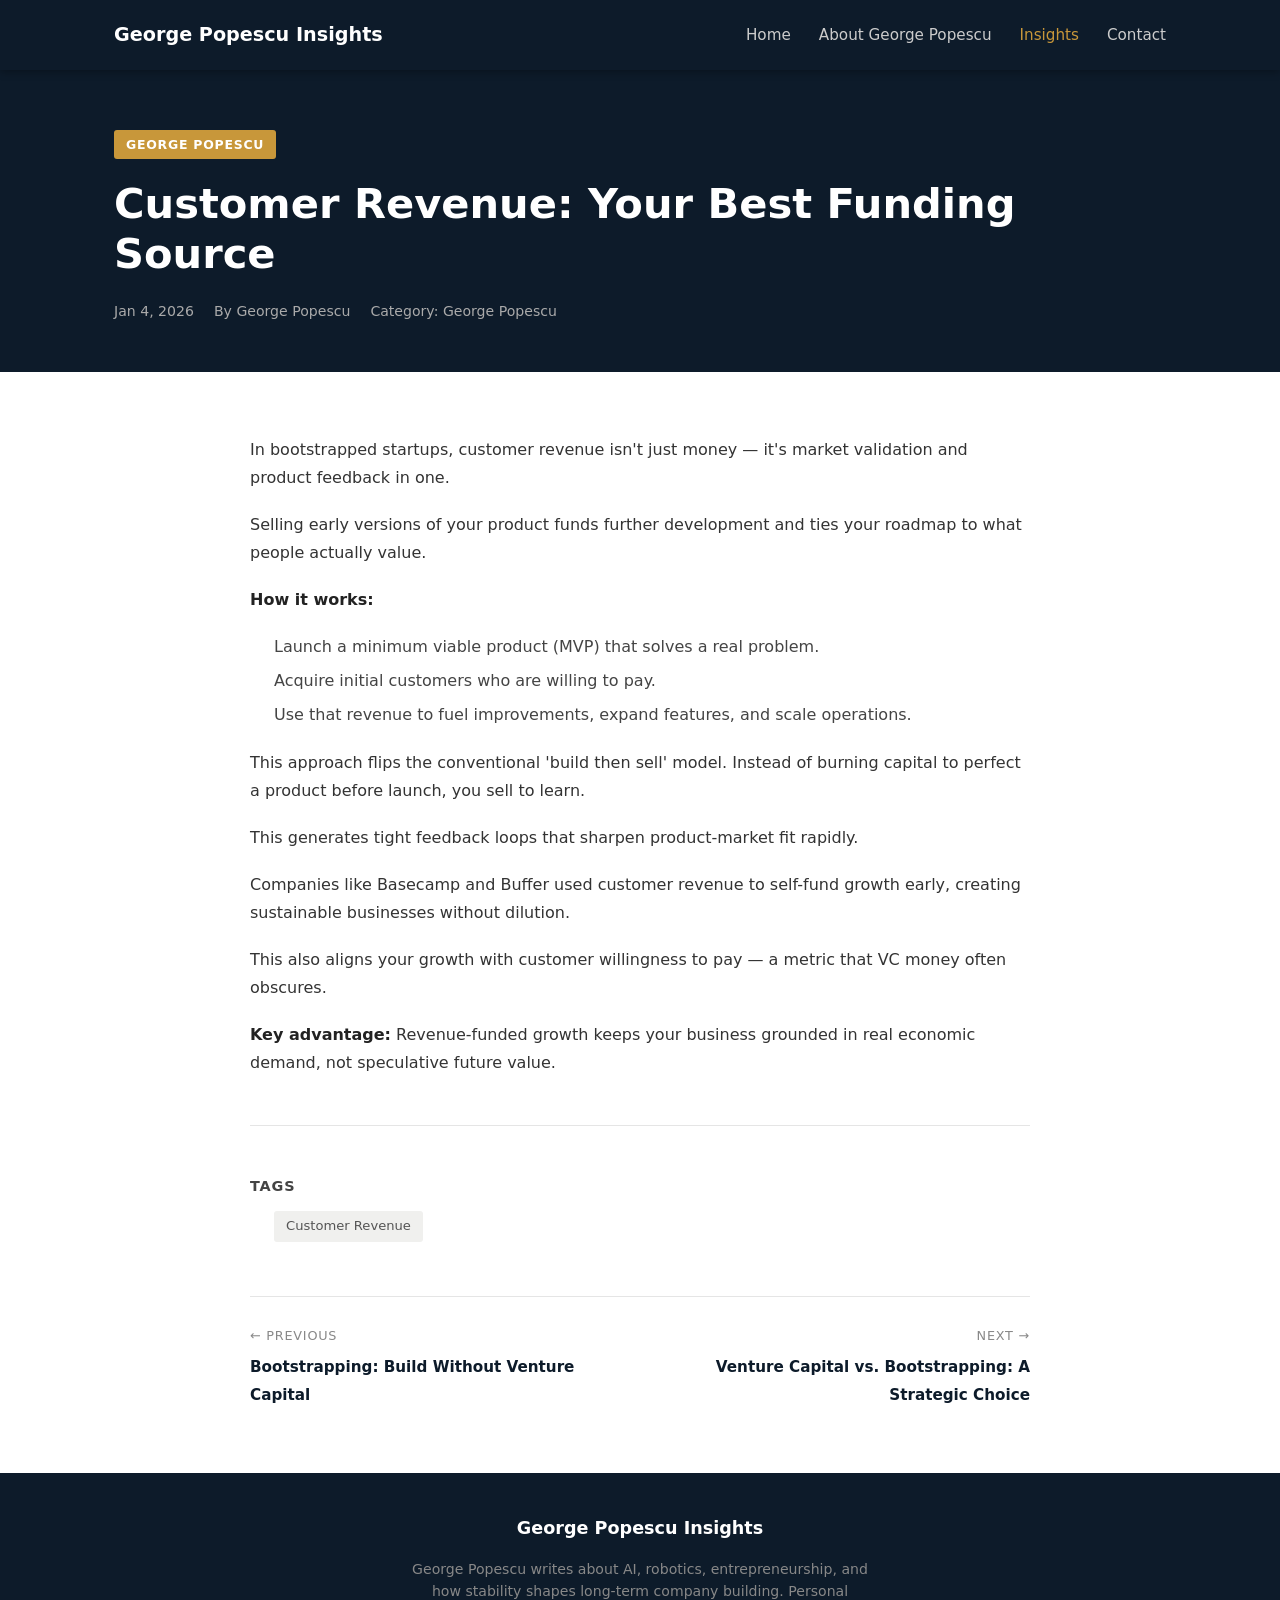
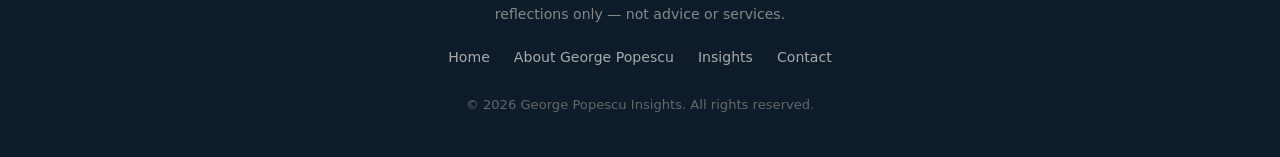
<file: customer-revenue-best-funding-source.html>
<!DOCTYPE html>
<html lang="en">
<head>
  <meta charset="UTF-8">
  <meta name="viewport" content="width=device-width, initial-scale=1.0">
  <title>Customer Revenue: Your Best Funding Source | George Popescu Insights</title>
  <meta name="description" content="In bootstrapped startups, customer revenue is market validation and product feedback in one. George Popescu explains how selling early funds development and sharpens product-market fit.">
  <meta name="robots" content="index, follow">
  <meta property="og:title" content="Customer Revenue: Your Best Funding Source | George Popescu Insights">
  <meta property="og:description" content="In bootstrapped startups, customer revenue is market validation and product feedback in one. George Popescu explains how selling early funds development and sharpens product-market fit.">
  <meta property="og:type" content="article">
  <meta property="og:url" content="https://georgepopescuinsights.com/customer-revenue-your-best-funding-source/">
  <link rel="canonical" href="https://georgepopescuinsights.com/customer-revenue-your-best-funding-source/">
  <link rel="stylesheet" href="styles.css">
</head>
<body>

  <!-- ===== HEADER ===== -->
  <header class="site-header">
    <div class="container">
      <a href="index.html" class="site-logo">George Popescu Insights</a>
      <nav class="site-nav" aria-label="Main navigation">
        <a href="index.html">Home</a>
        <a href="about.html">About George Popescu</a>
        <a href="insights.html" class="active">Insights</a>
        <a href="contact.html">Contact</a>
      </nav>
    </div>
  </header>

  <!-- ===== ARTICLE HERO ===== -->
  <section class="article-page-hero">
    <div class="container">
      <span class="article-category-tag">George Popescu</span>
      <h1>Customer Revenue: Your Best Funding Source</h1>
      <div class="article-meta-bar">
        <span>Jan 4, 2026</span>
        <span>By George Popescu</span>
        <span>Category: George Popescu</span>
      </div>
    </div>
  </section>

  <!-- ===== ARTICLE BODY ===== -->
  <section class="section section--white">
    <div class="container">
      <div class="article-body">

        <p>In bootstrapped startups, customer revenue isn't just money — it's market validation and product feedback in one.</p>

        <p>Selling early versions of your product funds further development and ties your roadmap to what people actually value.</p>

        <p><strong>How it works:</strong></p>
        <ul>
          <li>Launch a minimum viable product (MVP) that solves a real problem.</li>
          <li>Acquire initial customers who are willing to pay.</li>
          <li>Use that revenue to fuel improvements, expand features, and scale operations.</li>
        </ul>

        <p>This approach flips the conventional 'build then sell' model. Instead of burning capital to perfect a product before launch, you sell to learn.</p>

        <p>This generates tight feedback loops that sharpen product-market fit rapidly.</p>

        <p>Companies like Basecamp and Buffer used customer revenue to self-fund growth early, creating sustainable businesses without dilution.</p>

        <p>This also aligns your growth with customer willingness to pay — a metric that VC money often obscures.</p>

        <p><strong>Key advantage:</strong> Revenue-funded growth keeps your business grounded in real economic demand, not speculative future value.</p>

        <!-- Tags -->
        <div class="tags-section">
          <h4>Tags</h4>
          <ul class="tags-list">
            <li><a href="insights.html">Customer Revenue</a></li>
          </ul>
        </div>

        <!-- Post Navigation -->
        <nav class="post-nav" aria-label="Post navigation">
          <div class="post-nav-item">
            <span class="post-nav-label">&larr; Previous</span>
            <a href="bootstrapping-build-without-venture-capital.html">Bootstrapping: Build Without Venture Capital</a>
          </div>
          <div class="post-nav-item next">
            <span class="post-nav-label">Next &rarr;</span>
            <a href="venture-capital-vs-bootstrapping.html">Venture Capital vs. Bootstrapping: A Strategic Choice</a>
          </div>
        </nav>

      </div>
    </div>
  </section>

  <!-- ===== FOOTER ===== -->
  <footer class="site-footer">
    <div class="container">
      <div class="footer-logo">George Popescu Insights</div>
      <p class="footer-desc">George Popescu writes about AI, robotics, entrepreneurship, and how stability shapes long-term company building. Personal reflections only — not advice or services.</p>
      <nav class="footer-nav" aria-label="Footer navigation">
        <a href="index.html">Home</a>
        <a href="about.html">About George Popescu</a>
        <a href="insights.html">Insights</a>
        <a href="contact.html">Contact</a>
      </nav>
      <p class="footer-copy">&copy; 2026 George Popescu Insights. All rights reserved.</p>
    </div>
  </footer>

</body>
</html>
</file>
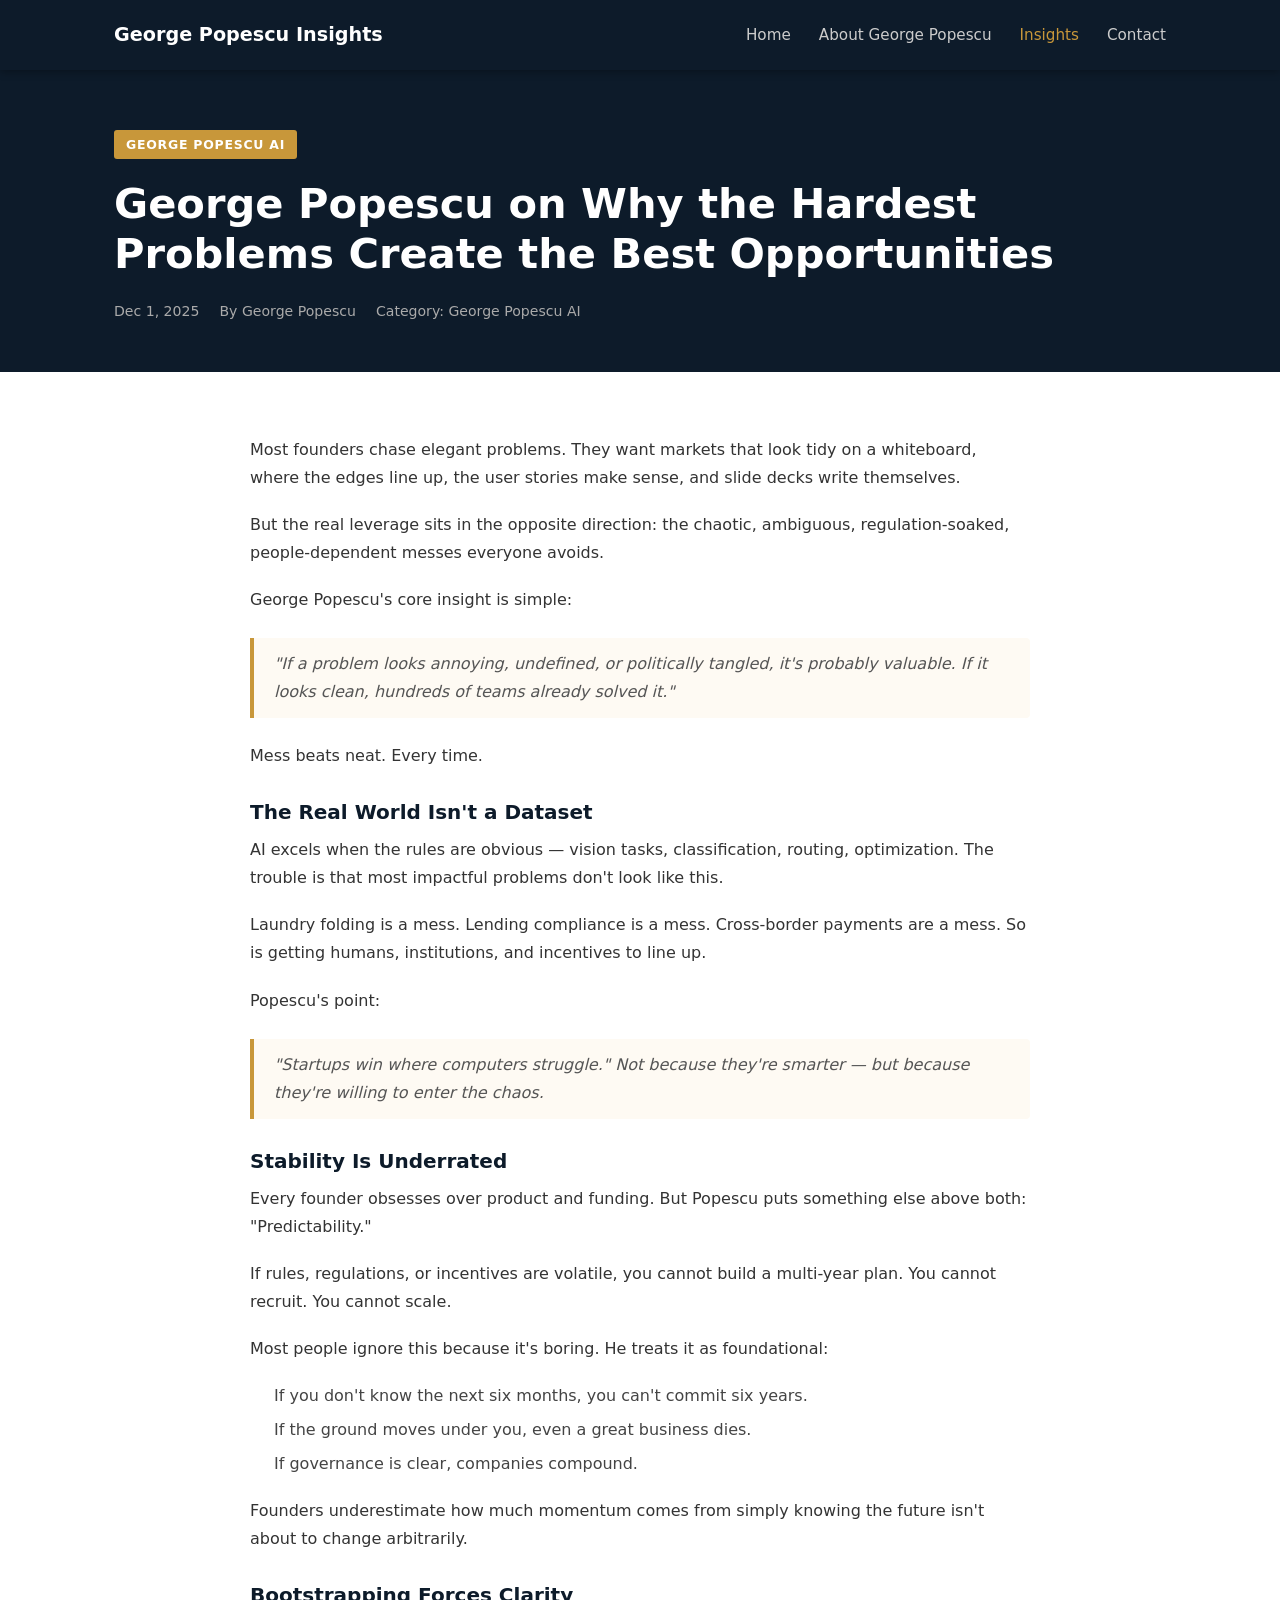
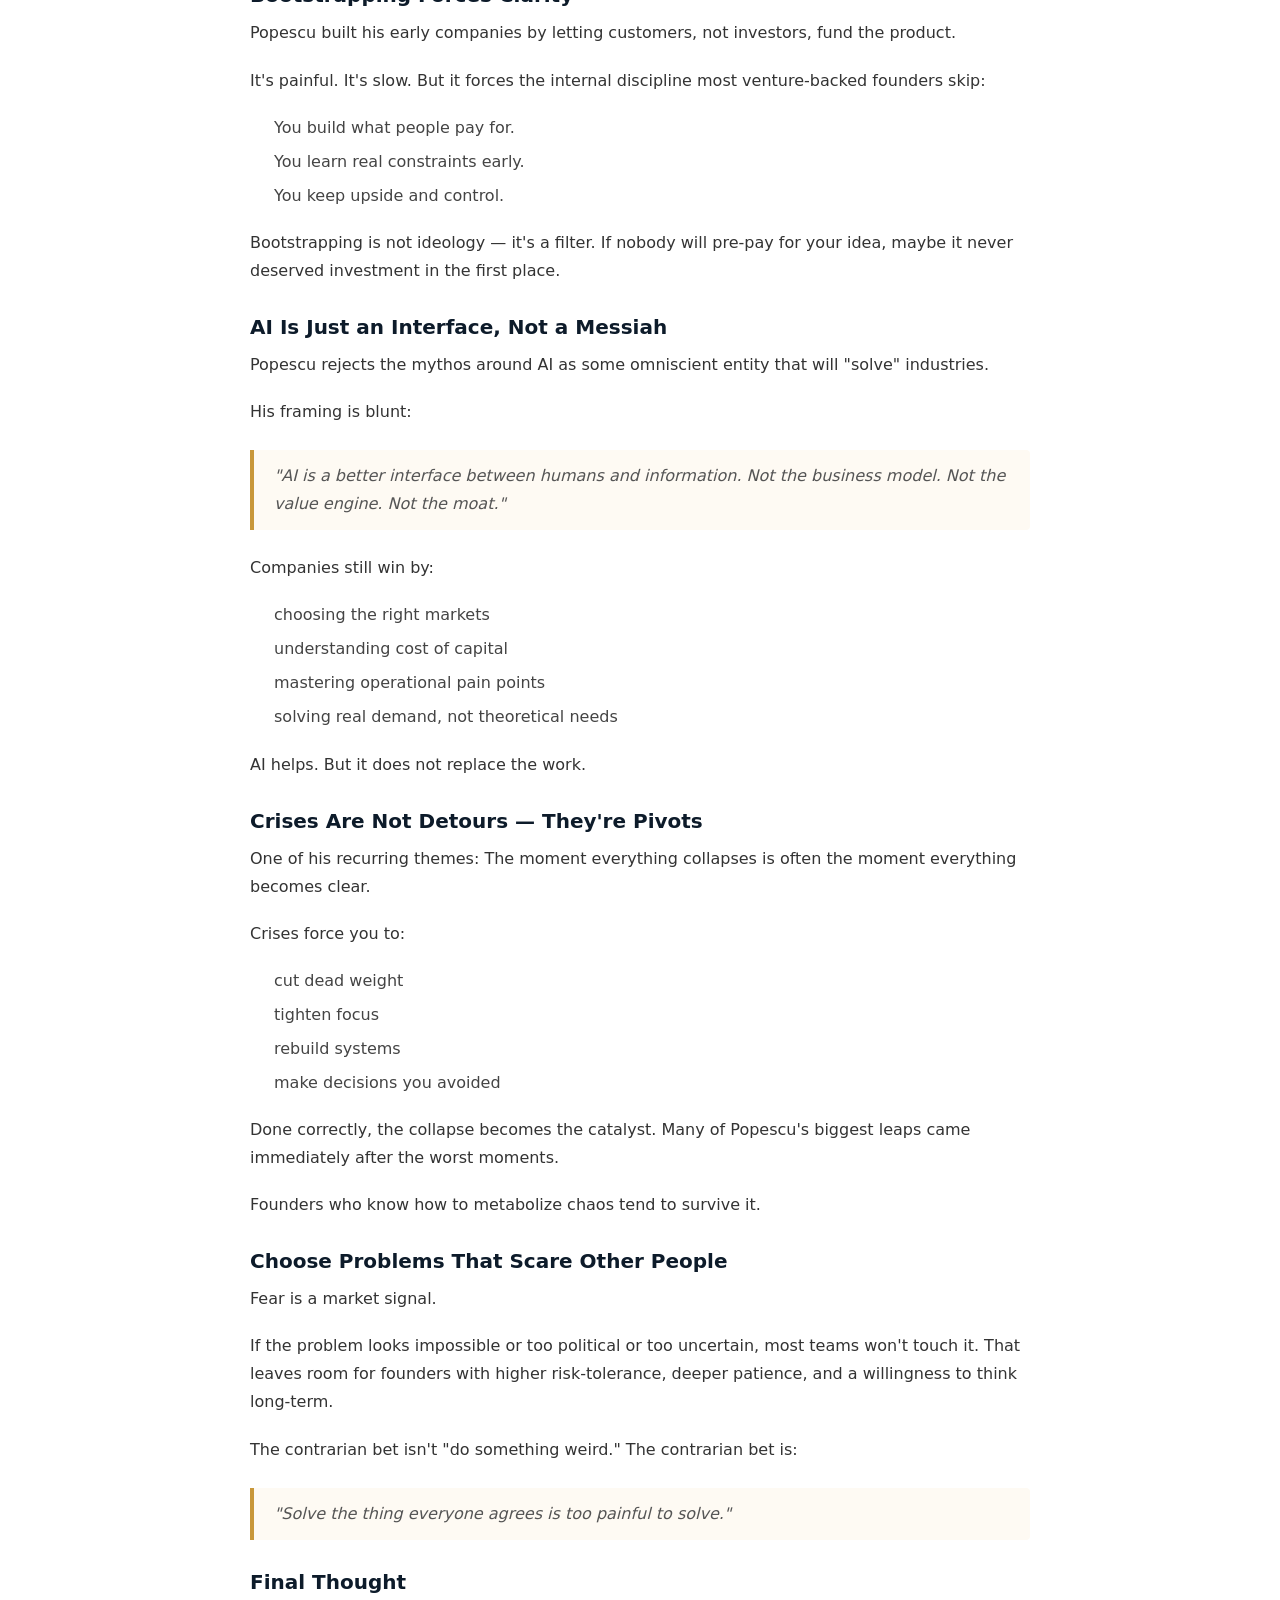
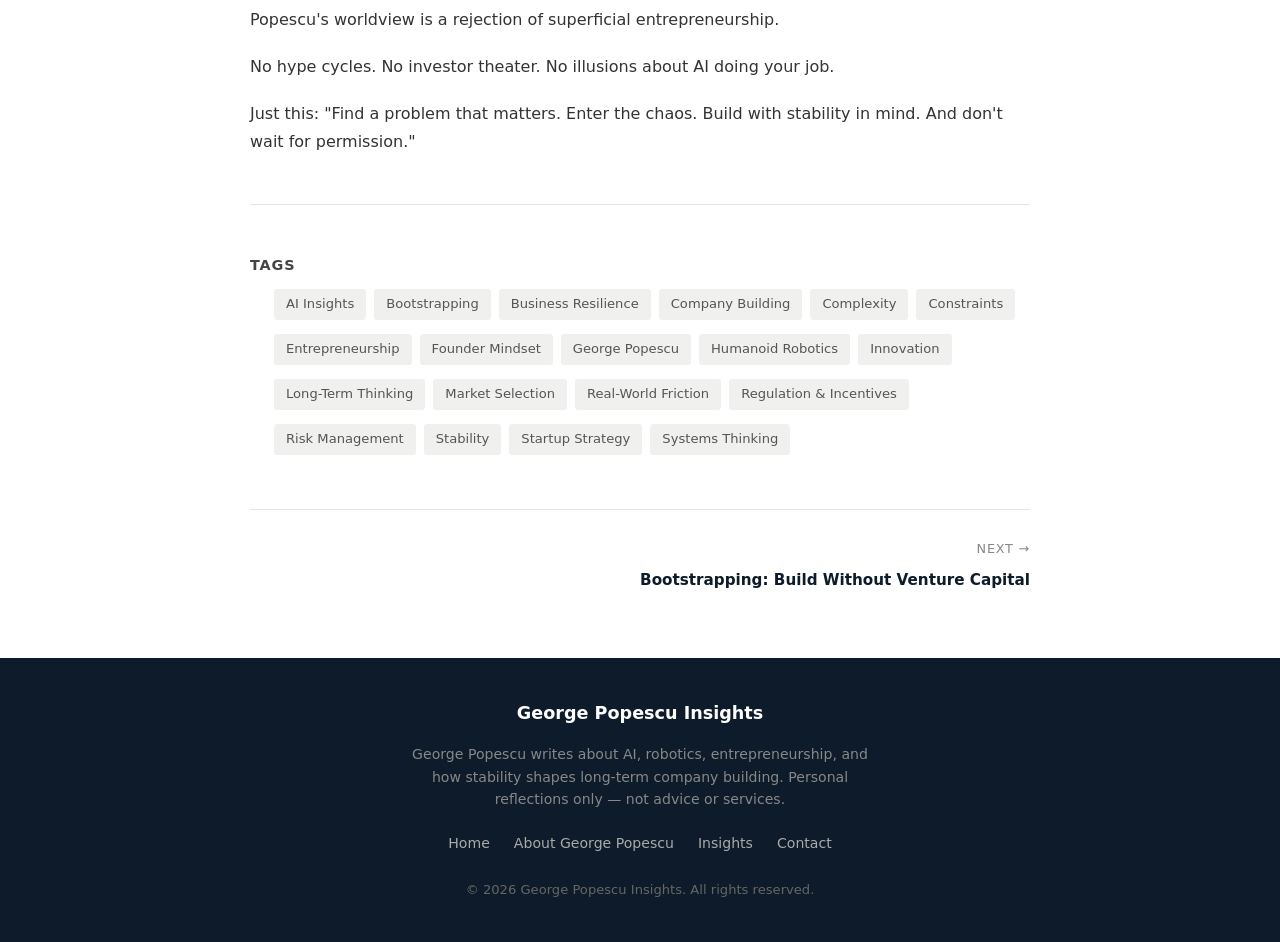
<file: hardest-problems-best-opportunities.html>
<!DOCTYPE html>
<html lang="en">
<head>
  <meta charset="UTF-8">
  <meta name="viewport" content="width=device-width, initial-scale=1.0">
  <title>George Popescu on Why the Hardest Problems Create the Best Opportunities | George Popescu Insights</title>
  <meta name="description" content="George Popescu argues the real leverage for founders sits in chaotic, ambiguous, regulation-soaked problems everyone avoids. Mess beats neat — every time. Read his full essay.">
  <meta name="robots" content="index, follow">
  <meta property="og:title" content="George Popescu on Why the Hardest Problems Create the Best Opportunities | George Popescu Insights">
  <meta property="og:description" content="George Popescu argues the real leverage for founders sits in chaotic, ambiguous, regulation-soaked problems everyone avoids. Mess beats neat — every time. Read his full essay.">
  <meta property="og:type" content="article">
  <meta property="og:url" content="https://georgepopescuinsights.com/george-popescu-on-why-the-hardest-problems-create-the-best-opportunities/">
  <link rel="canonical" href="https://georgepopescuinsights.com/george-popescu-on-why-the-hardest-problems-create-the-best-opportunities/">
  <link rel="stylesheet" href="styles.css">
</head>
<body>

  <!-- ===== HEADER ===== -->
  <header class="site-header">
    <div class="container">
      <a href="index.html" class="site-logo">George Popescu Insights</a>
      <nav class="site-nav" aria-label="Main navigation">
        <a href="index.html">Home</a>
        <a href="about.html">About George Popescu</a>
        <a href="insights.html" class="active">Insights</a>
        <a href="contact.html">Contact</a>
      </nav>
    </div>
  </header>

  <!-- ===== ARTICLE HERO ===== -->
  <section class="article-page-hero">
    <div class="container">
      <span class="article-category-tag">George Popescu AI</span>
      <h1>George Popescu on Why the Hardest Problems Create the Best Opportunities</h1>
      <div class="article-meta-bar">
        <span>Dec 1, 2025</span>
        <span>By George Popescu</span>
        <span>Category: George Popescu AI</span>
      </div>
    </div>
  </section>

  <!-- ===== ARTICLE BODY ===== -->
  <section class="section section--white">
    <div class="container">
      <div class="article-body">

        <p>Most founders chase elegant problems. They want markets that look tidy on a whiteboard, where the edges line up, the user stories make sense, and slide decks write themselves.</p>

        <p>But the real leverage sits in the opposite direction: the chaotic, ambiguous, regulation-soaked, people-dependent messes everyone avoids.</p>

        <p>George Popescu's core insight is simple:</p>

        <blockquote>"If a problem looks annoying, undefined, or politically tangled, it's probably valuable. If it looks clean, hundreds of teams already solved it."</blockquote>

        <p>Mess beats neat. Every time.</p>

        <h3>The Real World Isn't a Dataset</h3>

        <p>AI excels when the rules are obvious — vision tasks, classification, routing, optimization. The trouble is that most impactful problems don't look like this.</p>

        <p>Laundry folding is a mess. Lending compliance is a mess. Cross-border payments are a mess. So is getting humans, institutions, and incentives to line up.</p>

        <p>Popescu's point:</p>

        <blockquote>"Startups win where computers struggle." Not because they're smarter — but because they're willing to enter the chaos.</blockquote>

        <h3>Stability Is Underrated</h3>

        <p>Every founder obsesses over product and funding. But Popescu puts something else above both: "Predictability."</p>

        <p>If rules, regulations, or incentives are volatile, you cannot build a multi-year plan. You cannot recruit. You cannot scale.</p>

        <p>Most people ignore this because it's boring. He treats it as foundational:</p>

        <ul>
          <li>If you don't know the next six months, you can't commit six years.</li>
          <li>If the ground moves under you, even a great business dies.</li>
          <li>If governance is clear, companies compound.</li>
        </ul>

        <p>Founders underestimate how much momentum comes from simply knowing the future isn't about to change arbitrarily.</p>

        <h3>Bootstrapping Forces Clarity</h3>

        <p>Popescu built his early companies by letting customers, not investors, fund the product.</p>

        <p>It's painful. It's slow. But it forces the internal discipline most venture-backed founders skip:</p>

        <ul>
          <li>You build what people pay for.</li>
          <li>You learn real constraints early.</li>
          <li>You keep upside and control.</li>
        </ul>

        <p>Bootstrapping is not ideology — it's a filter. If nobody will pre-pay for your idea, maybe it never deserved investment in the first place.</p>

        <h3>AI Is Just an Interface, Not a Messiah</h3>

        <p>Popescu rejects the mythos around AI as some omniscient entity that will "solve" industries.</p>

        <p>His framing is blunt:</p>

        <blockquote>"AI is a better interface between humans and information. Not the business model. Not the value engine. Not the moat."</blockquote>

        <p>Companies still win by:</p>

        <ul>
          <li>choosing the right markets</li>
          <li>understanding cost of capital</li>
          <li>mastering operational pain points</li>
          <li>solving real demand, not theoretical needs</li>
        </ul>

        <p>AI helps. But it does not replace the work.</p>

        <h3>Crises Are Not Detours — They're Pivots</h3>

        <p>One of his recurring themes: The moment everything collapses is often the moment everything becomes clear.</p>

        <p>Crises force you to:</p>

        <ul>
          <li>cut dead weight</li>
          <li>tighten focus</li>
          <li>rebuild systems</li>
          <li>make decisions you avoided</li>
        </ul>

        <p>Done correctly, the collapse becomes the catalyst. Many of Popescu's biggest leaps came immediately after the worst moments.</p>

        <p>Founders who know how to metabolize chaos tend to survive it.</p>

        <h3>Choose Problems That Scare Other People</h3>

        <p>Fear is a market signal.</p>

        <p>If the problem looks impossible or too political or too uncertain, most teams won't touch it. That leaves room for founders with higher risk-tolerance, deeper patience, and a willingness to think long-term.</p>

        <p>The contrarian bet isn't "do something weird." The contrarian bet is:</p>

        <blockquote>"Solve the thing everyone agrees is too painful to solve."</blockquote>

        <h3>Final Thought</h3>

        <p>Popescu's worldview is a rejection of superficial entrepreneurship.</p>

        <p>No hype cycles. No investor theater. No illusions about AI doing your job.</p>

        <p>Just this: "Find a problem that matters. Enter the chaos. Build with stability in mind. And don't wait for permission."</p>

        <!-- Tags -->
        <div class="tags-section">
          <h4>Tags</h4>
          <ul class="tags-list">
            <li><a href="insights.html">AI Insights</a></li>
            <li><a href="insights.html">Bootstrapping</a></li>
            <li><a href="insights.html">Business Resilience</a></li>
            <li><a href="insights.html">Company Building</a></li>
            <li><a href="insights.html">Complexity</a></li>
            <li><a href="insights.html">Constraints</a></li>
            <li><a href="insights.html">Entrepreneurship</a></li>
            <li><a href="insights.html">Founder Mindset</a></li>
            <li><a href="insights.html">George Popescu</a></li>
            <li><a href="insights.html">Humanoid Robotics</a></li>
            <li><a href="insights.html">Innovation</a></li>
            <li><a href="insights.html">Long-Term Thinking</a></li>
            <li><a href="insights.html">Market Selection</a></li>
            <li><a href="insights.html">Real-World Friction</a></li>
            <li><a href="insights.html">Regulation &amp; Incentives</a></li>
            <li><a href="insights.html">Risk Management</a></li>
            <li><a href="insights.html">Stability</a></li>
            <li><a href="insights.html">Startup Strategy</a></li>
            <li><a href="insights.html">Systems Thinking</a></li>
          </ul>
        </div>

        <!-- Post Navigation -->
        <nav class="post-nav" aria-label="Post navigation">
          <div class="post-nav-item next">
            <span class="post-nav-label">Next &rarr;</span>
            <a href="bootstrapping-build-without-venture-capital.html">Bootstrapping: Build Without Venture Capital</a>
          </div>
        </nav>

      </div>
    </div>
  </section>

  <!-- ===== FOOTER ===== -->
  <footer class="site-footer">
    <div class="container">
      <div class="footer-logo">George Popescu Insights</div>
      <p class="footer-desc">George Popescu writes about AI, robotics, entrepreneurship, and how stability shapes long-term company building. Personal reflections only — not advice or services.</p>
      <nav class="footer-nav" aria-label="Footer navigation">
        <a href="index.html">Home</a>
        <a href="about.html">About George Popescu</a>
        <a href="insights.html">Insights</a>
        <a href="contact.html">Contact</a>
      </nav>
      <p class="footer-copy">&copy; 2026 George Popescu Insights. All rights reserved.</p>
    </div>
  </footer>

</body>
</html>
</file>
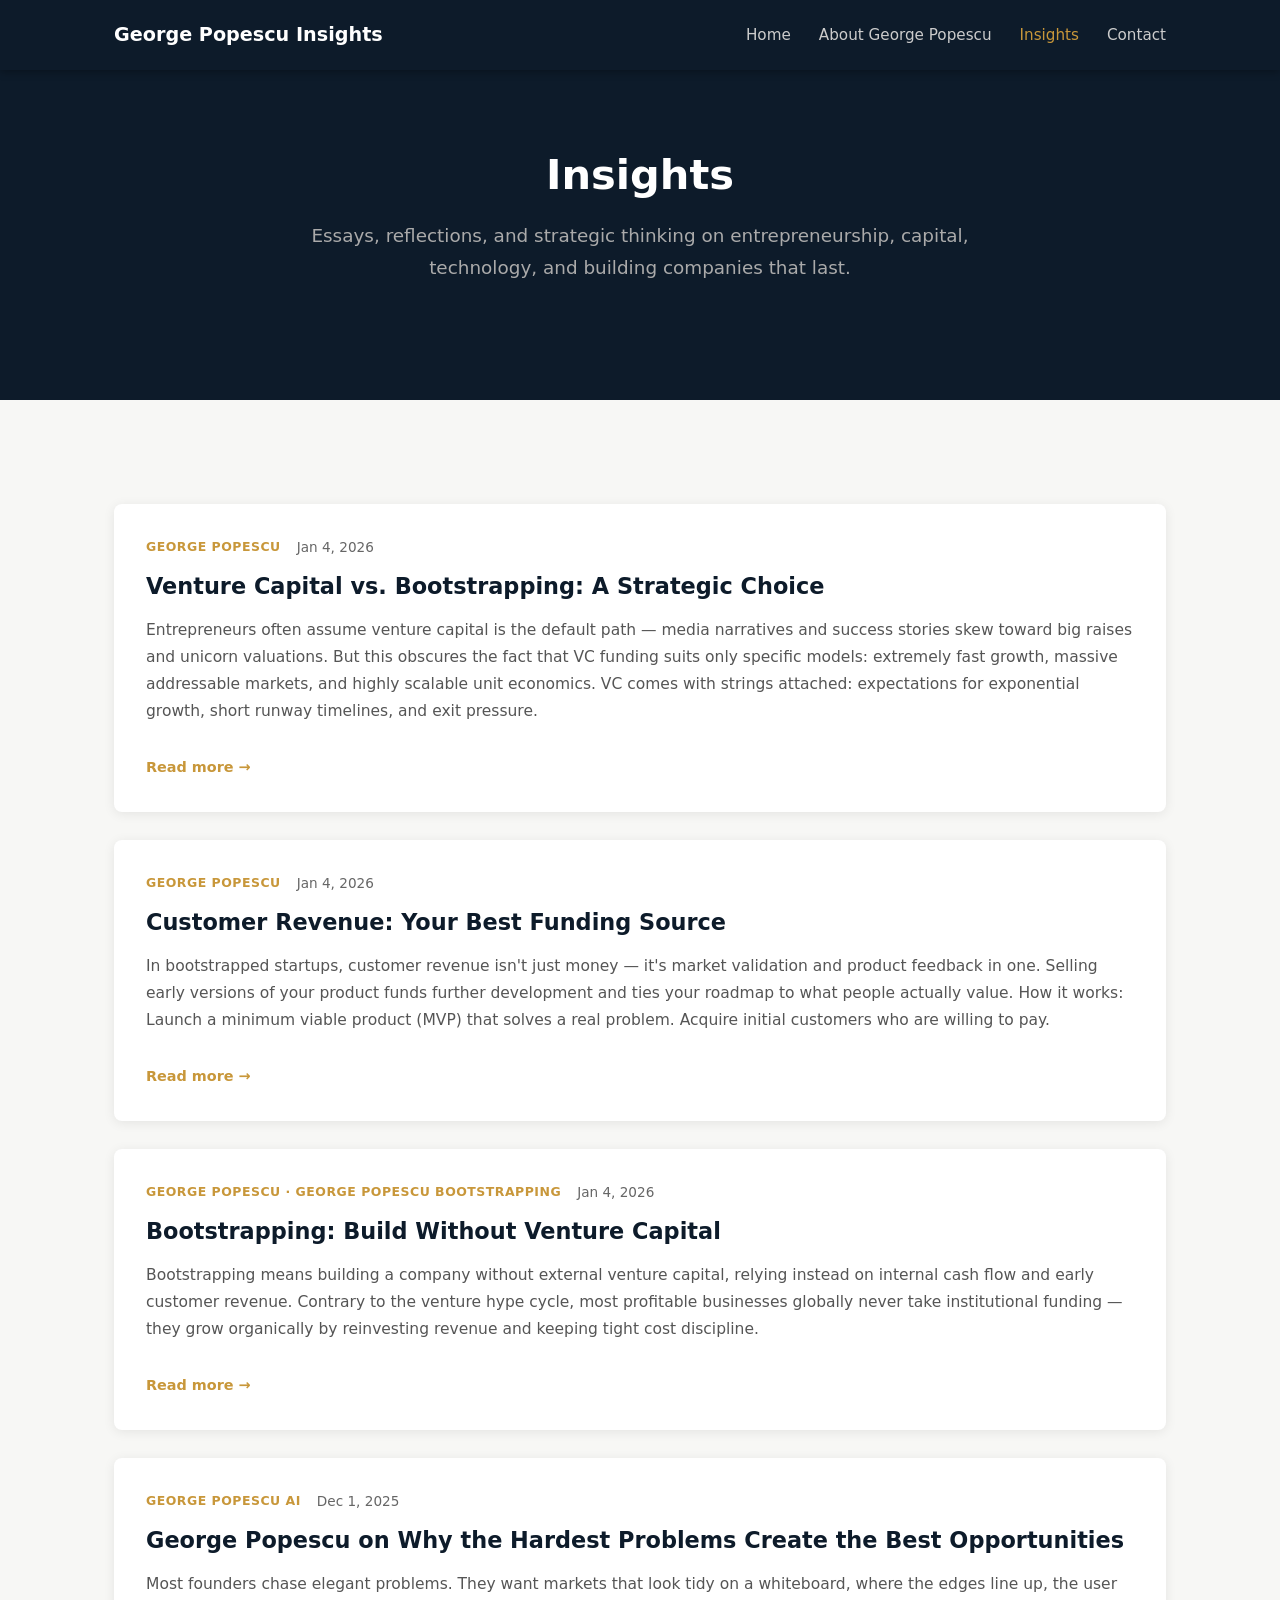
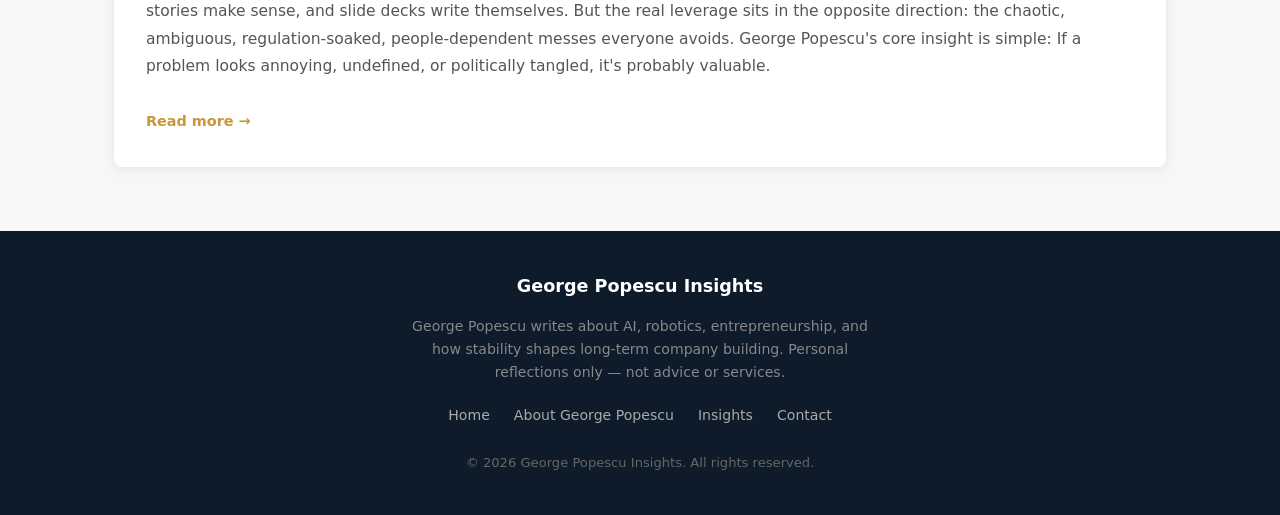
<file: insights.html>
<!DOCTYPE html>
<html lang="en">
<head>
  <meta charset="UTF-8">
  <meta name="viewport" content="width=device-width, initial-scale=1.0">
  <title>Insights | George Popescu Insights</title>
  <meta name="description" content="Browse all insights from George Popescu on entrepreneurship, bootstrapping, venture capital, customer revenue, and why the hardest problems create the best opportunities.">
  <meta name="robots" content="index, follow">
  <meta property="og:title" content="Insights | George Popescu Insights">
  <meta property="og:description" content="Browse all insights from George Popescu on entrepreneurship, bootstrapping, venture capital, customer revenue, and why the hardest problems create the best opportunities.">
  <meta property="og:type" content="website">
  <meta property="og:url" content="https://georgepopescuinsights.com/insights/">
  <link rel="canonical" href="https://georgepopescuinsights.com/insights/">
  <link rel="stylesheet" href="styles.css">
</head>
<body>

  <!-- ===== HEADER ===== -->
  <header class="site-header">
    <div class="container">
      <a href="index.html" class="site-logo">George Popescu Insights</a>
      <nav class="site-nav" aria-label="Main navigation">
        <a href="index.html">Home</a>
        <a href="about.html">About George Popescu</a>
        <a href="insights.html" class="active">Insights</a>
        <a href="contact.html">Contact</a>
      </nav>
    </div>
  </header>

  <!-- ===== HERO ===== -->
  <section class="hero">
    <div class="container">
      <h1>Insights</h1>
      <p class="hero-subtitle">Essays, reflections, and strategic thinking on entrepreneurship, capital, technology, and building companies that last.</p>
    </div>
  </section>

  <!-- ===== ARTICLE LIST ===== -->
  <section class="section section--light">
    <div class="container">
      <div class="article-list">

        <!-- Article 1 -->
        <article class="article-card">
          <div class="article-meta">
            <span class="article-category">George Popescu</span>
            <span>Jan 4, 2026</span>
          </div>
          <h2><a href="venture-capital-vs-bootstrapping.html">Venture Capital vs. Bootstrapping: A Strategic Choice</a></h2>
          <p class="excerpt">Entrepreneurs often assume venture capital is the default path — media narratives and success stories skew toward big raises and unicorn valuations. But this obscures the fact that VC funding suits only specific models: extremely fast growth, massive addressable markets, and highly scalable unit economics. VC comes with strings attached: expectations for exponential growth, short runway timelines, and exit pressure.</p>
          <a href="venture-capital-vs-bootstrapping.html" class="read-more">Read more &rarr;</a>
        </article>

        <!-- Article 2 -->
        <article class="article-card">
          <div class="article-meta">
            <span class="article-category">George Popescu</span>
            <span>Jan 4, 2026</span>
          </div>
          <h2><a href="customer-revenue-best-funding-source.html">Customer Revenue: Your Best Funding Source</a></h2>
          <p class="excerpt">In bootstrapped startups, customer revenue isn't just money — it's market validation and product feedback in one. Selling early versions of your product funds further development and ties your roadmap to what people actually value. How it works: Launch a minimum viable product (MVP) that solves a real problem. Acquire initial customers who are willing to pay.</p>
          <a href="customer-revenue-best-funding-source.html" class="read-more">Read more &rarr;</a>
        </article>

        <!-- Article 3 -->
        <article class="article-card">
          <div class="article-meta">
            <span class="article-category">George Popescu &middot; George Popescu Bootstrapping</span>
            <span>Jan 4, 2026</span>
          </div>
          <h2><a href="bootstrapping-build-without-venture-capital.html">Bootstrapping: Build Without Venture Capital</a></h2>
          <p class="excerpt">Bootstrapping means building a company without external venture capital, relying instead on internal cash flow and early customer revenue. Contrary to the venture hype cycle, most profitable businesses globally never take institutional funding — they grow organically by reinvesting revenue and keeping tight cost discipline.</p>
          <a href="bootstrapping-build-without-venture-capital.html" class="read-more">Read more &rarr;</a>
        </article>

        <!-- Article 4 -->
        <article class="article-card">
          <div class="article-meta">
            <span class="article-category">George Popescu AI</span>
            <span>Dec 1, 2025</span>
          </div>
          <h2><a href="hardest-problems-best-opportunities.html">George Popescu on Why the Hardest Problems Create the Best Opportunities</a></h2>
          <p class="excerpt">Most founders chase elegant problems. They want markets that look tidy on a whiteboard, where the edges line up, the user stories make sense, and slide decks write themselves. But the real leverage sits in the opposite direction: the chaotic, ambiguous, regulation-soaked, people-dependent messes everyone avoids. George Popescu's core insight is simple: If a problem looks annoying, undefined, or politically tangled, it's probably valuable.</p>
          <a href="hardest-problems-best-opportunities.html" class="read-more">Read more &rarr;</a>
        </article>

      </div>
    </div>
  </section>

  <!-- ===== FOOTER ===== -->
  <footer class="site-footer">
    <div class="container">
      <div class="footer-logo">George Popescu Insights</div>
      <p class="footer-desc">George Popescu writes about AI, robotics, entrepreneurship, and how stability shapes long-term company building. Personal reflections only — not advice or services.</p>
      <nav class="footer-nav" aria-label="Footer navigation">
        <a href="index.html">Home</a>
        <a href="about.html">About George Popescu</a>
        <a href="insights.html">Insights</a>
        <a href="contact.html">Contact</a>
      </nav>
      <p class="footer-copy">&copy; 2026 George Popescu Insights. All rights reserved.</p>
    </div>
  </footer>

</body>
</html>
</file>
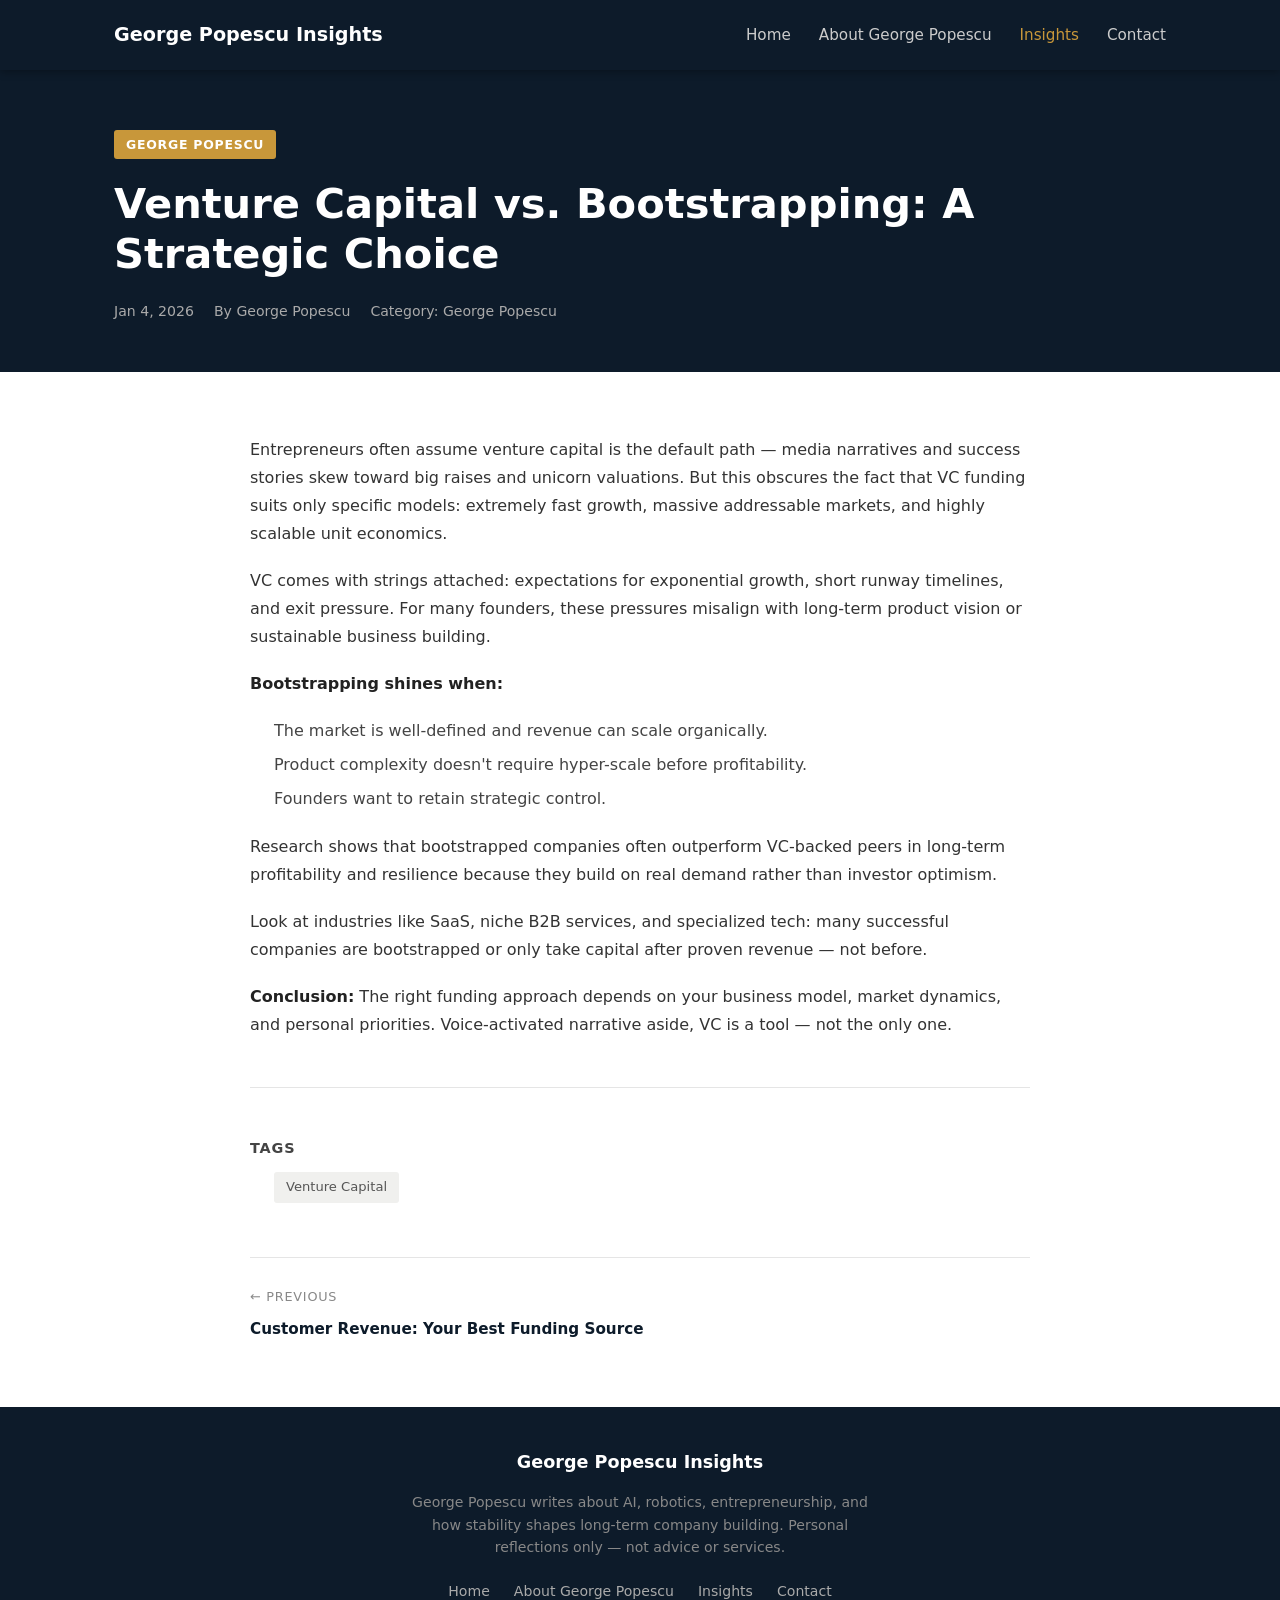
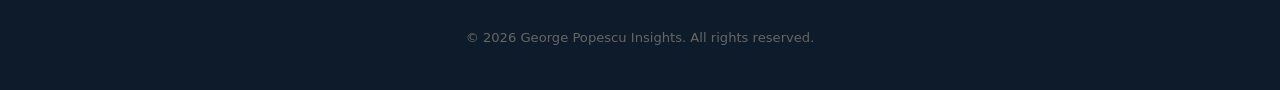
<file: venture-capital-vs-bootstrapping.html>
<!DOCTYPE html>
<html lang="en">
<head>
  <meta charset="UTF-8">
  <meta name="viewport" content="width=device-width, initial-scale=1.0">
  <title>Venture Capital vs. Bootstrapping: A Strategic Choice | George Popescu Insights</title>
  <meta name="description" content="VC funding suits only specific models. George Popescu examines when bootstrapping outperforms venture capital for long-term profitability, control, and resilience.">
  <meta name="robots" content="index, follow">
  <meta property="og:title" content="Venture Capital vs. Bootstrapping: A Strategic Choice | George Popescu Insights">
  <meta property="og:description" content="VC funding suits only specific models. George Popescu examines when bootstrapping outperforms venture capital for long-term profitability, control, and resilience.">
  <meta property="og:type" content="article">
  <meta property="og:url" content="https://georgepopescuinsights.com/venture-capital-vs-bootstrapping-a-strategic-choice/">
  <link rel="canonical" href="https://georgepopescuinsights.com/venture-capital-vs-bootstrapping-a-strategic-choice/">
  <link rel="stylesheet" href="styles.css">
</head>
<body>

  <!-- ===== HEADER ===== -->
  <header class="site-header">
    <div class="container">
      <a href="index.html" class="site-logo">George Popescu Insights</a>
      <nav class="site-nav" aria-label="Main navigation">
        <a href="index.html">Home</a>
        <a href="about.html">About George Popescu</a>
        <a href="insights.html" class="active">Insights</a>
        <a href="contact.html">Contact</a>
      </nav>
    </div>
  </header>

  <!-- ===== ARTICLE HERO ===== -->
  <section class="article-page-hero">
    <div class="container">
      <span class="article-category-tag">George Popescu</span>
      <h1>Venture Capital vs. Bootstrapping: A Strategic Choice</h1>
      <div class="article-meta-bar">
        <span>Jan 4, 2026</span>
        <span>By George Popescu</span>
        <span>Category: George Popescu</span>
      </div>
    </div>
  </section>

  <!-- ===== ARTICLE BODY ===== -->
  <section class="section section--white">
    <div class="container">
      <div class="article-body">

        <p>Entrepreneurs often assume venture capital is the default path — media narratives and success stories skew toward big raises and unicorn valuations. But this obscures the fact that VC funding suits only specific models: extremely fast growth, massive addressable markets, and highly scalable unit economics.</p>

        <p>VC comes with strings attached: expectations for exponential growth, short runway timelines, and exit pressure. For many founders, these pressures misalign with long-term product vision or sustainable business building.</p>

        <p><strong>Bootstrapping shines when:</strong></p>
        <ul>
          <li>The market is well-defined and revenue can scale organically.</li>
          <li>Product complexity doesn't require hyper-scale before profitability.</li>
          <li>Founders want to retain strategic control.</li>
        </ul>

        <p>Research shows that bootstrapped companies often outperform VC-backed peers in long-term profitability and resilience because they build on real demand rather than investor optimism.</p>

        <p>Look at industries like SaaS, niche B2B services, and specialized tech: many successful companies are bootstrapped or only take capital after proven revenue — not before.</p>

        <p><strong>Conclusion:</strong> The right funding approach depends on your business model, market dynamics, and personal priorities. Voice-activated narrative aside, VC is a tool — not the only one.</p>

        <!-- Tags -->
        <div class="tags-section">
          <h4>Tags</h4>
          <ul class="tags-list">
            <li><a href="insights.html">Venture Capital</a></li>
          </ul>
        </div>

        <!-- Post Navigation -->
        <nav class="post-nav" aria-label="Post navigation">
          <div class="post-nav-item">
            <span class="post-nav-label">&larr; Previous</span>
            <a href="customer-revenue-best-funding-source.html">Customer Revenue: Your Best Funding Source</a>
          </div>
        </nav>

      </div>
    </div>
  </section>

  <!-- ===== FOOTER ===== -->
  <footer class="site-footer">
    <div class="container">
      <div class="footer-logo">George Popescu Insights</div>
      <p class="footer-desc">George Popescu writes about AI, robotics, entrepreneurship, and how stability shapes long-term company building. Personal reflections only — not advice or services.</p>
      <nav class="footer-nav" aria-label="Footer navigation">
        <a href="index.html">Home</a>
        <a href="about.html">About George Popescu</a>
        <a href="insights.html">Insights</a>
        <a href="contact.html">Contact</a>
      </nav>
      <p class="footer-copy">&copy; 2026 George Popescu Insights. All rights reserved.</p>
    </div>
  </footer>

</body>
</html>
</file>
<file: styles.css>
/* =========================================================
   George Popescu Insights — Global Stylesheet
   ========================================================= */

/* ---------- Reset & Base ---------- */
*, *::before, *::after {
  box-sizing: border-box;
  margin: 0;
  padding: 0;
}

html {
  scroll-behavior: smooth;
}

body {
  font-family: 'Segoe UI', system-ui, -apple-system, sans-serif;
  font-size: 1rem;
  line-height: 1.75;
  color: #222222;
  background-color: #f7f7f5;
}

img {
  max-width: 100%;
  display: block;
}

a {
  color: #c8973a;
  text-decoration: none;
}

a:hover {
  text-decoration: underline;
}

ul {
  list-style: none;
}

/* ---------- Typography ---------- */
h1 {
  font-size: 2.6rem;
  font-weight: 700;
  line-height: 1.2;
}

h2 {
  font-size: 2rem;
  font-weight: 600;
  line-height: 1.3;
}

h3 {
  font-size: 1.4rem;
  font-weight: 600;
  line-height: 1.4;
}

h4 {
  font-size: 1.15rem;
  font-weight: 600;
  line-height: 1.4;
}

p {
  margin-bottom: 1.1rem;
}

p:last-child {
  margin-bottom: 0;
}

strong {
  font-weight: 600;
}

/* ---------- Layout Helpers ---------- */
.container {
  max-width: 1100px;
  margin: 0 auto;
  padding: 0 24px;
}

.section {
  padding: 64px 0;
}

.section--white {
  background-color: #ffffff;
}

.section--light {
  background-color: #f7f7f5;
}

/* ---------- Header ---------- */
.site-header {
  position: sticky;
  top: 0;
  z-index: 100;
  background-color: #0d1b2a;
  box-shadow: 0 2px 8px rgba(0, 0, 0, 0.3);
}

.site-header .container {
  display: flex;
  align-items: center;
  justify-content: space-between;
  padding-top: 18px;
  padding-bottom: 18px;
  gap: 24px;
}

.site-logo {
  font-size: 1.2rem;
  font-weight: 700;
  color: #ffffff;
  text-decoration: none;
  white-space: nowrap;
  flex-shrink: 0;
}

.site-logo:hover {
  color: #c8973a;
  text-decoration: none;
}

.site-nav {
  display: flex;
  align-items: center;
  gap: 28px;
  flex-wrap: wrap;
  justify-content: flex-end;
}

.site-nav a {
  color: #cccccc;
  font-size: 0.95rem;
  font-weight: 500;
  text-decoration: none;
  transition: color 0.2s ease;
  white-space: nowrap;
}

.site-nav a:hover,
.site-nav a.active {
  color: #c8973a;
  text-decoration: none;
}

/* ---------- Hero ---------- */
.hero {
  background-color: #0d1b2a;
  color: #ffffff;
  padding: 80px 0;
  text-align: center;
}

.hero h1 {
  color: #ffffff;
  margin-bottom: 20px;
}

.hero .hero-subtitle {
  font-size: 1.15rem;
  color: #aaaaaa;
  max-width: 680px;
  margin: 0 auto 36px;
  line-height: 1.75;
}

.hero-disclaimer {
  font-size: 0.88rem;
  color: #888888;
  max-width: 600px;
  margin: 0 auto 36px;
  line-height: 1.6;
}

.hero-actions {
  display: flex;
  gap: 16px;
  justify-content: center;
  flex-wrap: wrap;
}

/* ---------- Buttons ---------- */
.btn {
  display: inline-block;
  background-color: #c8973a;
  color: #ffffff;
  border-radius: 4px;
  padding: 12px 28px;
  font-weight: 600;
  font-size: 0.95rem;
  text-decoration: none;
  transition: background-color 0.2s ease, opacity 0.2s ease;
  border: none;
  cursor: pointer;
  font-family: inherit;
}

.btn:hover {
  background-color: #b07e2a;
  color: #ffffff;
  text-decoration: none;
}

.btn--outline {
  background-color: transparent;
  border: 2px solid #c8973a;
  color: #c8973a;
}

.btn--outline:hover {
  background-color: #c8973a;
  color: #ffffff;
}

/* ---------- Cards ---------- */
.card {
  background-color: #ffffff;
  border-radius: 8px;
  box-shadow: 0 2px 12px rgba(0, 0, 0, 0.08);
  padding: 32px;
}

/* ---------- Card Grid ---------- */
.card-grid {
  display: grid;
  grid-template-columns: repeat(auto-fill, minmax(300px, 1fr));
  gap: 28px;
  margin-top: 40px;
}

.card-grid--two {
  grid-template-columns: repeat(auto-fill, minmax(340px, 1fr));
}

.card-grid--three {
  grid-template-columns: repeat(auto-fill, minmax(280px, 1fr));
}

/* ---------- Section Headings ---------- */
.section-heading {
  text-align: center;
  margin-bottom: 16px;
}

.section-sub {
  text-align: center;
  color: #666666;
  max-width: 680px;
  margin: 0 auto 40px;
}

/* ---------- Home Page Specific ---------- */
.features-intro h2 {
  margin-bottom: 16px;
}

.feature-card h3 {
  margin-bottom: 12px;
  color: #0d1b2a;
}

.feature-card p {
  color: #444444;
}

.bullet-list {
  list-style: none;
  padding: 0;
  margin: 16px 0 0;
}

.bullet-list li {
  padding-left: 20px;
  position: relative;
  color: #444444;
  margin-bottom: 6px;
}

.bullet-list li::before {
  content: '–';
  position: absolute;
  left: 0;
  color: #c8973a;
  font-weight: 700;
}

/* ---------- Quotes Section ---------- */
.quotes-section {
  background-color: #0d1b2a;
  color: #ffffff;
}

.quotes-section h2 {
  color: #ffffff;
  text-align: center;
  margin-bottom: 12px;
}

.quotes-section .section-sub {
  color: #aaaaaa;
}

.quote-card {
  background-color: rgba(255, 255, 255, 0.05);
  border-left: 4px solid #c8973a;
  border-radius: 4px;
  padding: 28px 32px;
}

.quote-card blockquote {
  font-size: 1.05rem;
  font-style: italic;
  color: #dddddd;
  line-height: 1.75;
  margin-bottom: 12px;
}

.quote-card cite {
  font-size: 0.88rem;
  color: #c8973a;
  font-style: normal;
  font-weight: 600;
}

/* ---------- CTA Banner ---------- */
.cta-banner {
  background-color: #ffffff;
  text-align: center;
  padding: 64px 0;
}

.cta-banner h2 {
  margin-bottom: 16px;
  color: #0d1b2a;
}

.cta-banner p {
  color: #666666;
  max-width: 640px;
  margin: 0 auto 28px;
}

/* ---------- About Page Specific ---------- */
.about-intro-quote {
  font-size: 1.15rem;
  font-style: italic;
  color: #555555;
  border-left: 4px solid #c8973a;
  padding: 16px 24px;
  margin: 24px 0 20px;
  background: #fefaf3;
  border-radius: 0 4px 4px 0;
}

.credential-list {
  padding: 0;
  margin: 16px 0 0;
}

.credential-list li {
  padding-left: 20px;
  position: relative;
  color: #444444;
  margin-bottom: 8px;
}

.credential-list li::before {
  content: '▸';
  position: absolute;
  left: 0;
  color: #c8973a;
  font-size: 0.8rem;
  top: 4px;
}

.about-content-block {
  margin-bottom: 40px;
}

.about-content-block h3 {
  margin-bottom: 12px;
  color: #0d1b2a;
}

.about-content-block h4 {
  margin: 20px 0 8px;
  color: #0d1b2a;
}

.principles-grid {
  display: grid;
  grid-template-columns: repeat(auto-fill, minmax(300px, 1fr));
  gap: 24px;
  margin-top: 28px;
}

.principle-card {
  background: #ffffff;
  border-radius: 8px;
  box-shadow: 0 2px 12px rgba(0, 0, 0, 0.08);
  padding: 28px 32px;
  border-top: 3px solid #c8973a;
}

.principle-card h4 {
  margin-bottom: 10px;
  color: #0d1b2a;
}

/* ---------- Insights Index ---------- */
.article-list {
  display: flex;
  flex-direction: column;
  gap: 28px;
  margin-top: 40px;
}

.article-card {
  background-color: #ffffff;
  border-radius: 8px;
  box-shadow: 0 2px 12px rgba(0, 0, 0, 0.08);
  padding: 32px;
  display: flex;
  flex-direction: column;
  gap: 12px;
}

.article-card .article-meta {
  font-size: 0.85rem;
  color: #666666;
  display: flex;
  gap: 16px;
  flex-wrap: wrap;
}

.article-card .article-category {
  color: #c8973a;
  font-weight: 600;
  text-transform: uppercase;
  letter-spacing: 0.04em;
  font-size: 0.78rem;
}

.article-card h2 {
  font-size: 1.4rem;
  color: #0d1b2a;
  margin-bottom: 4px;
}

.article-card h2 a {
  color: #0d1b2a;
  text-decoration: none;
}

.article-card h2 a:hover {
  color: #c8973a;
}

.article-card .excerpt {
  color: #555555;
  font-size: 0.97rem;
  line-height: 1.75;
}

.article-card .read-more {
  color: #c8973a;
  font-weight: 600;
  font-size: 0.9rem;
  text-decoration: none;
}

.article-card .read-more:hover {
  text-decoration: underline;
}

/* ---------- Article (Single Post) ---------- */
.article-page-hero {
  background-color: #0d1b2a;
  color: #ffffff;
  padding: 60px 0 48px;
}

.article-page-hero .article-category-tag {
  display: inline-block;
  background-color: #c8973a;
  color: #ffffff;
  font-size: 0.78rem;
  font-weight: 600;
  text-transform: uppercase;
  letter-spacing: 0.06em;
  padding: 4px 12px;
  border-radius: 3px;
  margin-bottom: 20px;
}

.article-page-hero h1 {
  color: #ffffff;
  margin-bottom: 20px;
}

.article-page-hero .article-meta-bar {
  display: flex;
  gap: 20px;
  color: #aaaaaa;
  font-size: 0.88rem;
  flex-wrap: wrap;
}

.article-body {
  max-width: 780px;
  margin: 0 auto;
}

.article-body h2 {
  font-size: 1.6rem;
  margin: 36px 0 14px;
  color: #0d1b2a;
}

.article-body h3 {
  font-size: 1.25rem;
  margin: 28px 0 10px;
  color: #0d1b2a;
}

.article-body h4 {
  margin: 22px 0 8px;
  color: #0d1b2a;
}

.article-body p {
  margin-bottom: 1.2rem;
  color: #333333;
}

.article-body ul,
.article-body ol {
  margin: 0 0 1.2rem 24px;
  color: #444444;
}

.article-body ul li,
.article-body ol li {
  margin-bottom: 6px;
}

.article-body blockquote {
  border-left: 4px solid #c8973a;
  padding: 12px 20px;
  margin: 24px 0;
  background: #fefaf3;
  border-radius: 0 4px 4px 0;
  font-style: italic;
  color: #555555;
}

.article-body strong {
  color: #222222;
}

/* ---------- Tags ---------- */
.tags-section {
  margin-top: 48px;
  padding-top: 28px;
  border-top: 1px solid #e5e5e5;
}

.tags-section h4 {
  margin-bottom: 14px;
  color: #444444;
  font-size: 0.9rem;
  text-transform: uppercase;
  letter-spacing: 0.06em;
}

.tags-list {
  display: flex;
  flex-wrap: wrap;
  gap: 8px;
  list-style: none;
  padding: 0;
}

.tags-list li a {
  display: inline-block;
  background: #f0f0ee;
  color: #555555;
  border-radius: 3px;
  padding: 4px 12px;
  font-size: 0.82rem;
  text-decoration: none;
  transition: background 0.2s, color 0.2s;
}

.tags-list li a:hover {
  background: #c8973a;
  color: #ffffff;
}

/* ---------- Post Navigation ---------- */
.post-nav {
  display: flex;
  justify-content: space-between;
  gap: 20px;
  margin-top: 48px;
  padding-top: 28px;
  border-top: 1px solid #e5e5e5;
  flex-wrap: wrap;
}

.post-nav-item {
  flex: 1;
  min-width: 200px;
}

.post-nav-item.next {
  text-align: right;
}

.post-nav-label {
  display: block;
  font-size: 0.8rem;
  color: #888888;
  text-transform: uppercase;
  letter-spacing: 0.06em;
  margin-bottom: 6px;
}

.post-nav-item a {
  color: #0d1b2a;
  font-weight: 600;
  font-size: 0.95rem;
  text-decoration: none;
}

.post-nav-item a:hover {
  color: #c8973a;
}

/* ---------- Contact Page ---------- */
.contact-intro {
  max-width: 700px;
  margin: 0 auto;
  text-align: center;
}

.contact-intro p {
  color: #555555;
  margin-bottom: 12px;
}

.contact-form-wrapper {
  max-width: 640px;
  margin: 48px auto 0;
}

.contact-form {
  background: #ffffff;
  border-radius: 8px;
  box-shadow: 0 2px 12px rgba(0, 0, 0, 0.08);
  padding: 40px;
}

.form-group {
  margin-bottom: 22px;
}

.form-group label {
  display: block;
  font-weight: 600;
  font-size: 0.9rem;
  margin-bottom: 6px;
  color: #333333;
}

.form-group input,
.form-group textarea {
  width: 100%;
  padding: 11px 14px;
  border: 1px solid #dddddd;
  border-radius: 4px;
  font-size: 1rem;
  font-family: inherit;
  color: #222222;
  background: #fafafa;
  transition: border-color 0.2s;
}

.form-group input:focus,
.form-group textarea:focus {
  outline: none;
  border-color: #c8973a;
  background: #ffffff;
}

.form-group textarea {
  min-height: 140px;
  resize: vertical;
}

.form-required {
  color: #c8973a;
}

.contact-disclaimer {
  font-size: 0.85rem;
  color: #888888;
  text-align: center;
  margin-top: 20px;
}

/* ---------- Footer ---------- */
.site-footer {
  background-color: #0d1b2a;
  color: #aaaaaa;
  padding: 40px 0;
  text-align: center;
}

.site-footer .footer-logo {
  font-size: 1.1rem;
  font-weight: 700;
  color: #ffffff;
  margin-bottom: 14px;
}

.site-footer .footer-desc {
  font-size: 0.88rem;
  color: #888888;
  max-width: 480px;
  margin: 0 auto 20px;
  line-height: 1.6;
}

.footer-nav {
  display: flex;
  justify-content: center;
  gap: 24px;
  flex-wrap: wrap;
  margin-bottom: 24px;
}

.footer-nav a {
  color: #aaaaaa;
  font-size: 0.88rem;
  text-decoration: none;
  transition: color 0.2s;
}

.footer-nav a:hover {
  color: #c8973a;
}

.footer-copy {
  font-size: 0.82rem;
  color: #666666;
}

/* ---------- Muted / Utility ---------- */
.text-muted {
  color: #666666;
}

.text-center {
  text-align: center;
}

.mt-8 { margin-top: 8px; }
.mt-16 { margin-top: 16px; }
.mt-24 { margin-top: 24px; }
.mt-32 { margin-top: 32px; }
.mt-40 { margin-top: 40px; }
.mb-8 { margin-bottom: 8px; }
.mb-16 { margin-bottom: 16px; }
.mb-24 { margin-bottom: 24px; }
.mb-40 { margin-bottom: 40px; }

/* ---------- Responsive ---------- */
@media (max-width: 768px) {
  h1 { font-size: 2rem; }
  h2 { font-size: 1.55rem; }
  h3 { font-size: 1.2rem; }

  .site-header .container {
    flex-direction: column;
    align-items: flex-start;
    gap: 14px;
    padding-top: 16px;
    padding-bottom: 16px;
  }

  .site-nav {
    gap: 16px;
    justify-content: flex-start;
  }

  .hero {
    padding: 56px 0;
  }

  .hero h1 {
    font-size: 2rem;
  }

  .section {
    padding: 48px 0;
  }

  .card-grid,
  .card-grid--two,
  .card-grid--three {
    grid-template-columns: 1fr;
  }

  .principles-grid {
    grid-template-columns: 1fr;
  }

  .hero-actions {
    flex-direction: column;
    align-items: center;
  }

  .contact-form {
    padding: 28px 20px;
  }

  .post-nav {
    flex-direction: column;
  }

  .post-nav-item.next {
    text-align: left;
  }

  .article-page-hero {
    padding: 40px 0 32px;
  }
}
</file>
